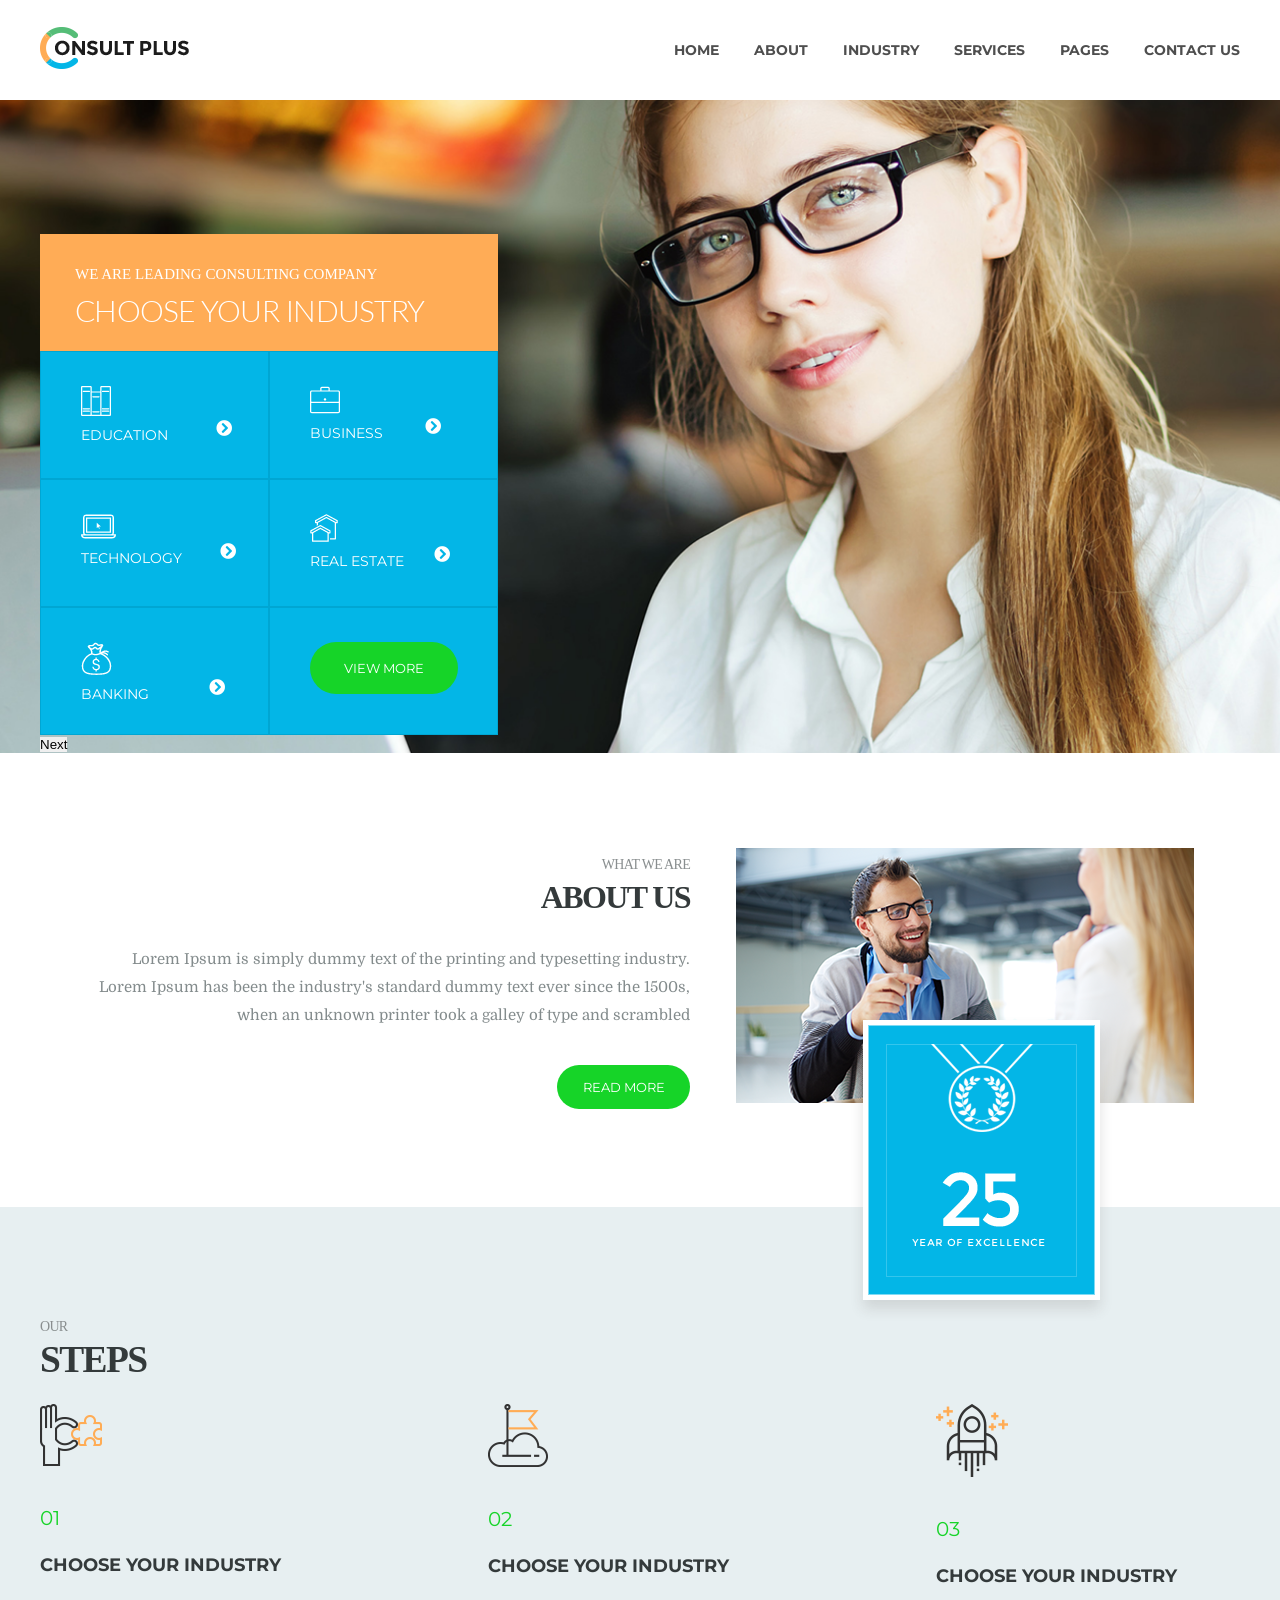
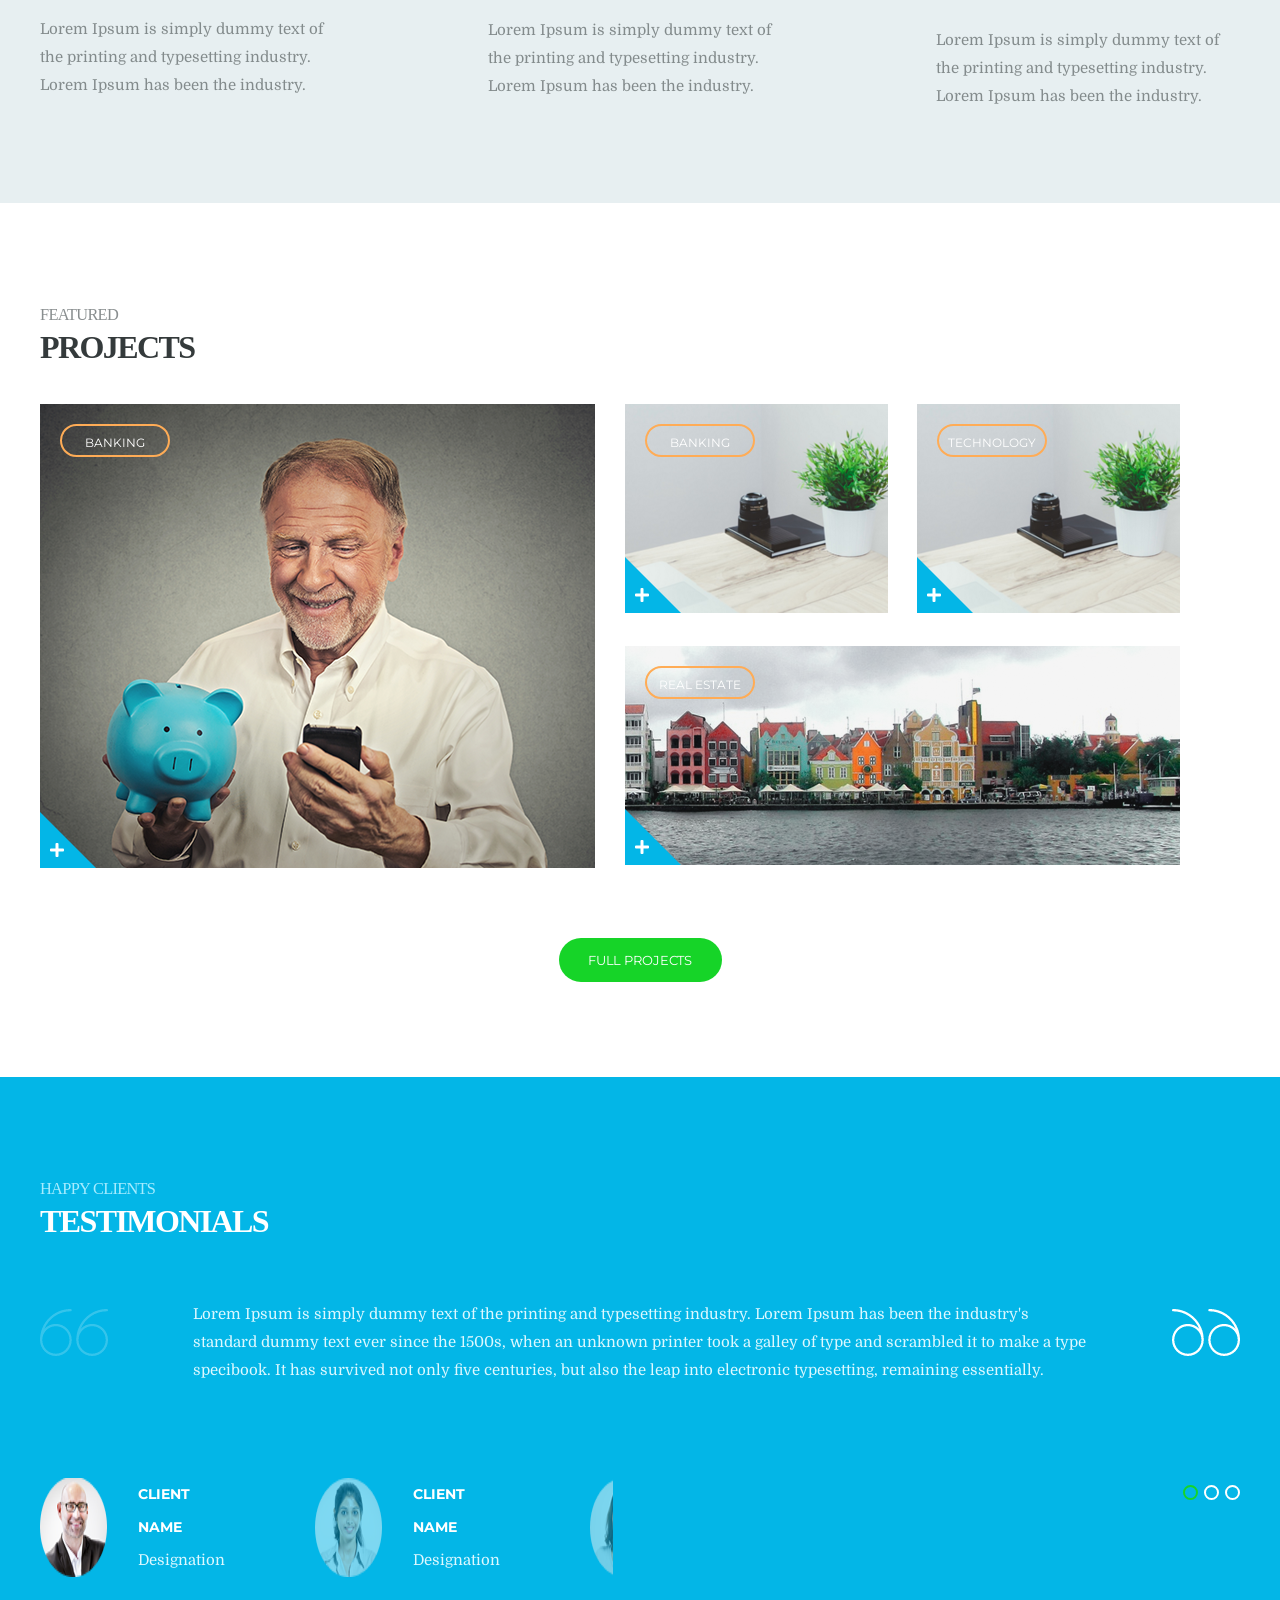
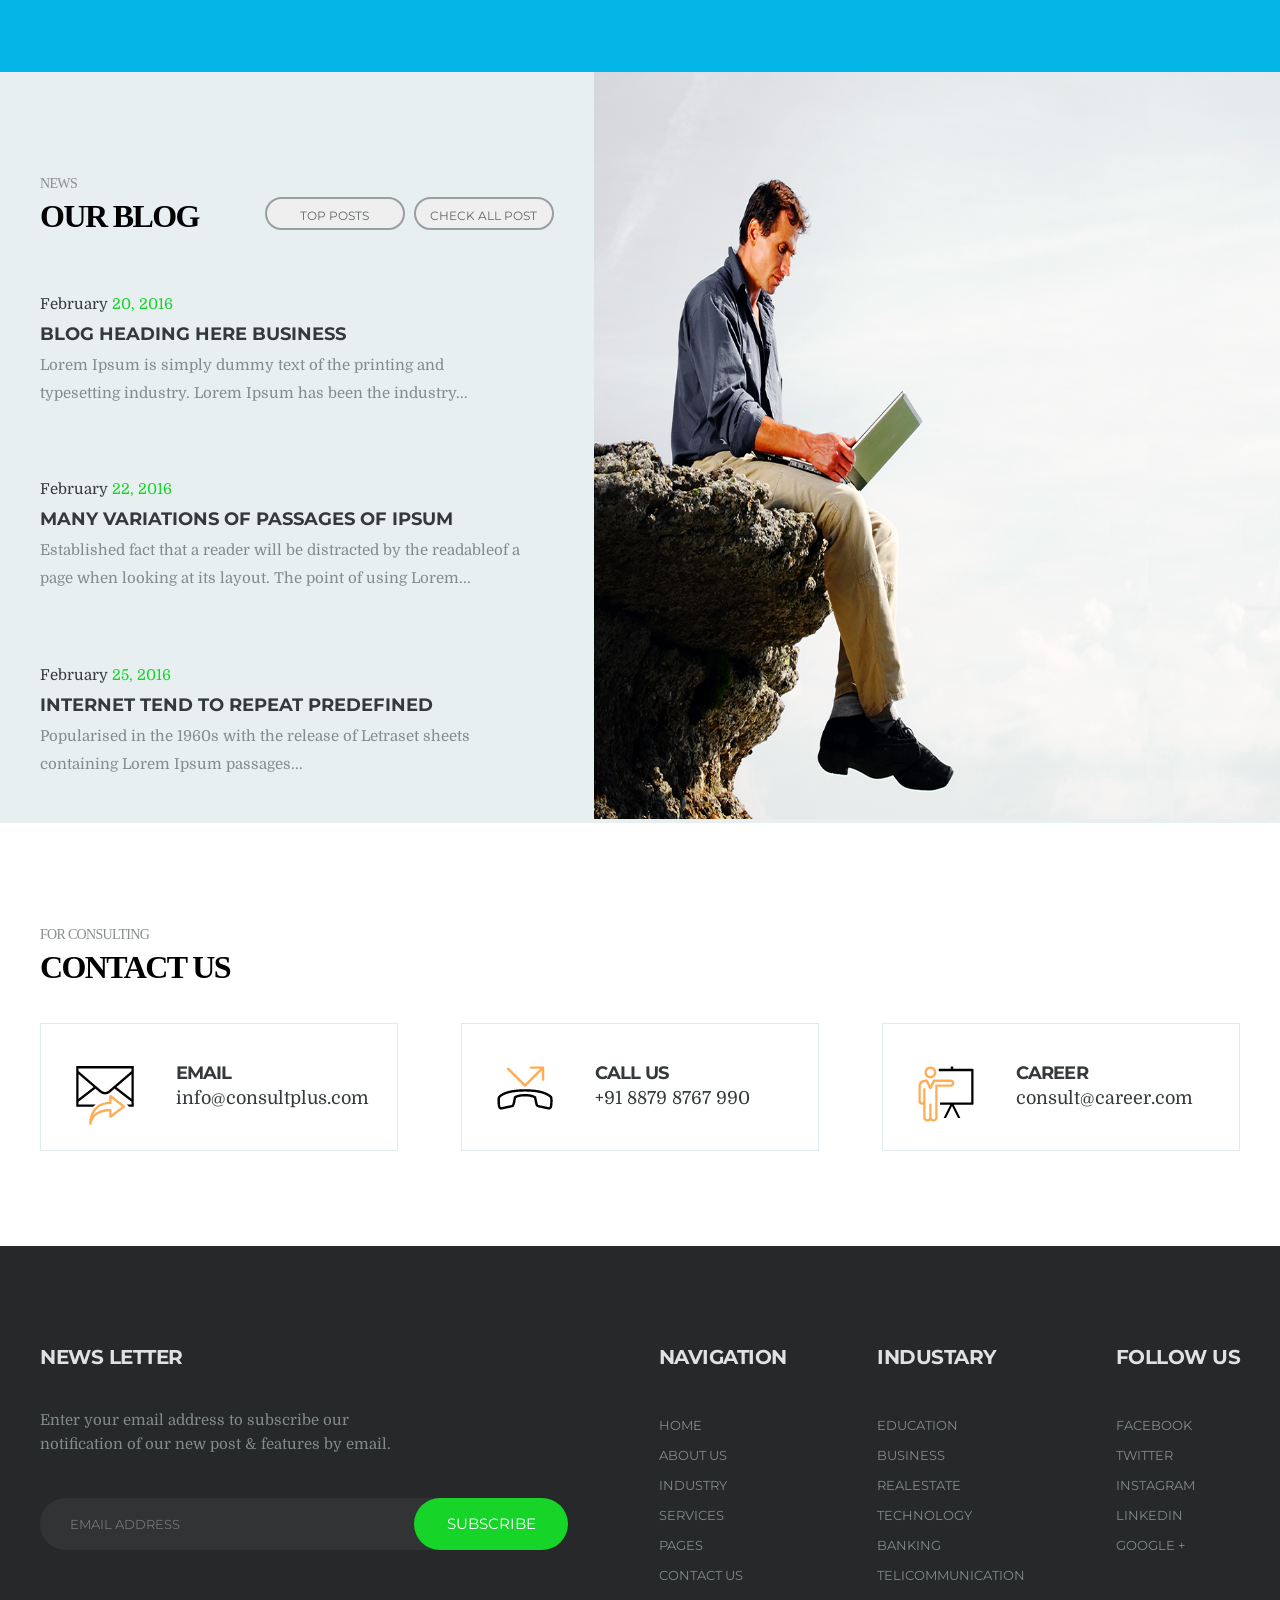
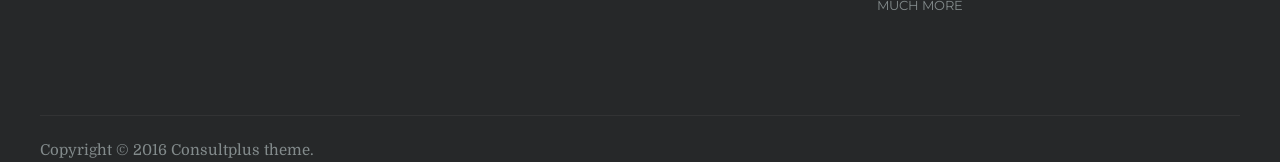
<file: index.html>
<!DOCTYPE html>
<html lang="en">
<head>
	<meta charset="UTF-8">
	<meta name="viewport" content="width=device-width">
	<title>Plus</title>
	<link rel="stylesheet" type="text/css" href="main.css">
	<link href="https://fonts.googleapis.com/css?family=Domine|Lato:300|Montserrat:400,700&display=swap" rel="stylesheet">
	<link href="css/all.css" rel="stylesheet">
	<link rel="stylesheet" href="animate.css">
</head>
<body>
	<div class="header_contact">
		<div class="container">
			<div class="header_email">
				<h3>Email : <span>info@consultplus.com</span></h3>
				<div class="header_border"></div>
			    <h3>Phone : <span>+91 5685 6664 555</span></h3> 
			</div>
		</div>
	</div>
	<div class="header">
		<div class="container">
			<div class="header_body">
				<a href="#">
					<img src="img/logo.png">
				</a>
				<div class="header_burger">
					<span></span>
				</div>
				<nav class="header_menu">
					<ul class="header_list">
						<li>
							<a href="#" data-scroll="#home" class="header_link">home</a>
						</li>
						<li>
							<a href="#" data-scroll="#about" class="header_link">about</a>
						</li>
						<li>
							<a href="#" data-scroll="#industry" class="header_link">industry</a>
						</li>
						<li>
							<a href="#" data-scroll="#services" class="header_link">services</a>
						</li>
						<li>
							<a href="#" data-scroll="#pages" class="header_link">
								pages
							</a>
						</li>
						<li>
							<a href="#" data-scroll="#contactUs" class="header_link">contact us</a>
						</li>
					</ul>
				</nav>
			</div>
		</div>
	</div>
	<div class="banner" id="home">
			<div class="container">
				<div class="banner_slick">
					<div class="banner_content wow slideInLeft">
					<div class="banner_choose">
						<h3>We are leading consulting company<span><br> Choose your industry</span></h3>		
					</div>
					<div class="banner_eb">
						<div class="banner_view">
							<img src="img/icon_education.png">
						    <div class="banner_flex">
								<h3>education</h3>
								<i style="padding-left: 48px;" class="fas fa-chevron-circle-right"></i>
							</div>	
						</div>
						<div class="banner_view">
							<img src="img/icon_business.png">
						    <div class="banner_flex">
								<h3>business</h3>
								<i style="padding-left: 42px;" class="fas fa-chevron-circle-right"></i>
							</div>	
						</div>
					</div>
					<div class="banner_eb">
						<div class="banner_view">
							<img src="img/icon_technology.png">
						    <div class="banner_flex">
								<h3>Technology</h3>
								<i style="padding-left: 38px;" class="fas fa-chevron-circle-right"></i>
							</div>	
						</div>
						<div class="banner_view">
							<img src="img/icon_real_estate.png">
						    <div class="banner_flex">
								<h3>Real estate</h3>
								<i style="padding-left: 30px;" class="fas fa-chevron-circle-right"></i>
							</div>	
						</div>
					</div>
					<div class="banner_eb">
						<div class="banner_view">
							<img src="img/icon_banking.png">
						    <div class="banner_flex">
								<h3>Banking</h3>
								<i style="padding-left: 60px;" class="fas fa-chevron-circle-right"></i>
							</div>	
						</div>
						<div class="banner_view">
							<button class="banner_btn">
							view more
						    </button>
						</div>
					</div>
				</div>
				<div class="banner_content wow slideInLeft">
					<div class="banner_choose">
						<h3>We are leading consulting company<span><br> Choose your industry</span></h3>		
					</div>
					<div class="banner_eb">
						<div class="banner_view">
							<img src="img/icon_education.png">
						    <div class="banner_flex">
								<h3>education</h3>
								<i style="padding-left: 48px;" class="fas fa-chevron-circle-right"></i>
							</div>	
						</div>
						<div class="banner_view">
							<img src="img/icon_business.png">
						    <div class="banner_flex">
								<h3>business</h3>
								<i style="padding-left: 42px;" class="fas fa-chevron-circle-right"></i>
							</div>	
						</div>
					</div>
					<div class="banner_eb">
						<div class="banner_view">
							<img src="img/icon_technology.png">
						    <div class="banner_flex">
								<h3>Technology</h3>
								<i style="padding-left: 38px;" class="fas fa-chevron-circle-right"></i>
							</div>	
						</div>
						<div class="banner_view">
							<img src="img/icon_real_estate.png">
						    <div class="banner_flex">
								<h3>Real estate</h3>
								<i style="padding-left: 30px;" class="fas fa-chevron-circle-right"></i>
							</div>	
						</div>
					</div>
					<div class="banner_eb">
						<div class="banner_view">
							<img src="img/icon_banking.png">
						    <div class="banner_flex">
								<h3>Banking</h3>
								<i style="padding-left: 60px;" class="fas fa-chevron-circle-right"></i>
							</div>	
						</div>
						<div class="banner_view">
							<button class="banner_btn">
							view more
						    </button>
						</div>
					</div>
				</div>
				<div class="banner_content wow slideInLeft">
					<div class="banner_choose">
						<h3>We are leading consulting company<span><br> Choose your industry</span></h3>		
					</div>
					<div class="banner_eb">
						<div class="banner_view">
							<img src="img/icon_education.png">
						    <div class="banner_flex">
								<h3>education</h3>
								<i style="padding-left: 48px;" class="fas fa-chevron-circle-right"></i>
							</div>	
						</div>
						<div class="banner_view">
							<img src="img/icon_business.png">
						    <div class="banner_flex">
								<h3>business</h3>
								<i style="padding-left: 42px;" class="fas fa-chevron-circle-right"></i>
							</div>	
						</div>
					</div>
					<div class="banner_eb">
						<div class="banner_view">
							<img src="img/icon_technology.png">
						    <div class="banner_flex">
								<h3>Technology</h3>
								<i style="padding-left: 38px;" class="fas fa-chevron-circle-right"></i>
							</div>	
						</div>
						<div class="banner_view">
							<img src="img/icon_real_estate.png">
						    <div class="banner_flex">
								<h3>Real estate</h3>
								<i style="padding-left: 30px;" class="fas fa-chevron-circle-right"></i>
							</div>	
						</div>
					</div>
					<div class="banner_eb">
						<div class="banner_view">
							<img src="img/icon_banking.png">
						    <div class="banner_flex">
								<h3>Banking</h3>
								<i style="padding-left: 60px;" class="fas fa-chevron-circle-right"></i>
							</div>	
						</div>
						<div class="banner_view">
							<button class="banner_btn">
							view more
						    </button>
						</div>
					</div>
				</div>
				</div>
		    </div>
	</div>
	<div class="about" id="about">
		<div class="container">
			<div class="about_content">
				<div class="about_text">
					<h3>What we are <br><span>About us</span></h3>
					<p>Lorem Ipsum is simply dummy text of the printing and typesetting industry. Lorem Ipsum has been the industry's standard dummy text ever since the 1500s, when an unknown printer took a galley of type and scrambled</p>
					<button>Read More</button>
				</div>
				<div class="about_img">
					<img src="img/about_img.png">
					<div class="banner_pos">
								<img src="img/Badge_section.png">
					</div>
				</div>
			</div>
		</div>
	</div>
	<div class="steps" id="industry">
		<div class="container">
			<div class="our_steps">
				<h3><span>Our</span><br> Steps</h3>
			</div>
			<div class="steps_content">
				<div class="steps_1">
					<img src="img/steps_hand.png">
				    <h2>01</h2>
				    <h3>Choose your industry</h3>
				    <p>Lorem Ipsum is simply dummy text of the printing and typesetting industry. Lorem Ipsum has been the industry.</p>
				</div>
				<div class="steps_1">
					<img src="img/steps_flag.png">
				    <h2>02</h2>
				    <h3>Choose your industry</h3>
				    <p>Lorem Ipsum is simply dummy text of the printing and typesetting industry. Lorem Ipsum has been the industry.</p>
				</div>
				<div class="steps_1">
					<img src="img/steps_rocket.png">
				    <h2>03</h2>
				    <h3>Choose your industry</h3>
				    <p>Lorem Ipsum is simply dummy text of the printing and typesetting industry. Lorem Ipsum has been the industry.</p>
				</div>
			</div>
		</div>
	</div>
	<div class="projects" id="services">
       <div class="container">
       	  	<!-- <a class="link-test">
            <div class="img-test"></div>
            <h3 class="txt-test">Test</h3>
            <h3 class="txt-test-show">Test 2</h3>
            </a>
           </div> -->
            <div class="featured_pro">
				<h3>Featured<br><span>Projects</span></h3>
			</div>
			<div class="projects_content">
				<div class="projects_banking">
					<div class="banking_block">
						<button class="banking_btn">
							Banking
						</button>
						<div class="banking_shape">
							<i class="fas fa-plus"></i>
						</div>
					</div>
					<div class="banking_hover">
						<div class="banking_text">
							<h3 class="banking_h3">Project Banking</h3>
						    <p class="banking_p">Lorem Ipsum is simply dummy text of the printing and... typesetting industry. Lorem Ipsum has been the industry.</p>
						</div>
						<div class="banking_shape2">
							<i class="fas fa-plus"></i>
						</div>
					</div>
				</div>
                <div class="project_second">
                <div class="project_third">
				<div class="projects_heading">
					<div class="heading_block">
						<button class="heading_btn">
							Banking
						</button>
						<div class="heading_shape">
							<i class="fas fa-plus"></i>
						</div>
					</div>
					<div class="heading_hover">
						<div class="heading_text">
							<h3 class="heading_h3">Project Banking</h3>
						    <p class="heading_p">Lorem Ipsum is simply dummy text of the printing and...</p>
						</div>
						<div class="heading_shape2">
							<i class="fas fa-plus"></i>
						</div>
					</div>
				</div>

				<div class="projects_heading">
					<div class="heading_block">
						<button class="heading_btn">
							Technology
						</button>
						<div class="heading_shape">
							<i class="fas fa-plus"></i>
						</div>
					</div>
					<div class="heading_hover">
						<div class="heading_text">
							<h3 class="heading_h3">Project Technology</h3>
						    <p class="heading_p">Lorem Ipsum is simply dummy text of the printing and...</p>
						</div>
						<div class="heading_shape2">
							<i class="fas fa-plus"></i>
						</div>
					</div>
				</div>
				</div>
                
					<div class="project_real">
					   <div class="real_block">
					   	<button class="real_btn">
					   		Real estate
					   	</button>
					   	<div class="real_shape">
					   		<i class="fas fa-plus"></i>
					   	</div>
					   </div>
					   <div class="real_hover">
					   	<div class="real_text">
					   		<h3 class="real_h3">Project Real estate</h3>
						    <p class="real_p">Lorem Ipsum is simply dummy text of the printing and...</p>
					   	</div>
					   	<div class="real_shape2">
					   		<i class="fas fa-plus"></i>
					   	</div>
					   </div>
				    </div>
				</div>
			</div>
			<div class="projects_btn">
				<button class="mainBtn">
				   Full Projects
			    </button>
			</div>
       	</div>
    </div>
	<div class="clients">
		<div class="container">
			<div class="happy_clients">
				<h3>Happy CLients <br><span>Testimonials</span></h3>
			</div>
			<div class="clients_content active">
				<div class="clients_slider">
                <p>Lorem Ipsum is simply dummy text of the printing and typesetting industry. Lorem Ipsum has been the industry's standard dummy text ever since the 1500s, when an unknown printer took a galley of type and scrambled it to make a type specibook. It has survived not only five centuries, but also the leap into electronic typesetting, remaining essentially.</p>
                </div>

                <div class="clients_slider">
                <p>Lorem Ipsum is simply dummy text of the printing and typesetting industry. Lorem Ipsum has been the industry's standard dummy text ever since the 1500s, when an unknown printer took a galley of type and scrambled it to make a type specibook. It has survived not only five centuries, but also the leap into electronic typesetting, remaining essentially.</p>
                </div>

                <div class="clients_slider">
                <p>Lorem Ipsum is simply dummy text of the printing and typesetting industry. Lorem Ipsum has been the industry's standard dummy text ever since the 1500s, when an unknown printer took a galley of type and scrambled it to make a type specibook. It has survived not only five centuries, but also the leap into electronic typesetting, remaining essentially.</p>
                </div>
			</div>

			<div class="clients_content2">
				<div class="client1">
					<img src="img/clients_mujik_ojko.png">
					<h3>Client Name<br><span>Designation</span></h3>
				</div>
				<div class="client1">
					<img src="img/clients_devojka_inidia.png">
					<h3>Client Name<br><span>Designation</span></h3>
				</div>
				<div class="client1">
					<img src="img/clients_devojka_asia.png">
					<h3>Client Name<br><span>Designation</span></h3>
				</div>
			</div>
		</div>
	</div>
	<div class="blog"  id="pages">
		<div class="flex_blog">
		<div class="container">
			<div class="all_blog">
			<div class="our_blog">
				<h3>News<br><span>Our Blog</span></h3>
		        <div class="btn_blog">
		    	    <button class="btn_blog1">
					    Top posts
				    </button>
				    <button class="btn_blog2">
					    Check all post
				    </button> 
			    </div>
			</div>
			<div class="blog_feb">
				<h4>February <span>20, 2016</span></h4>
				<h3>Blog Heading here Business</h3>
				<p>Lorem Ipsum is simply dummy text of the printing and typesetting industry. Lorem Ipsum has been the industry...</p>
			</div>
			<div class="blog_feb2">
				<h4>February <span>22, 2016</span></h4>
				<h3>many variations of passages of Ipsum</h3>
				<p>Established fact that a reader will be distracted by the readableof a page when looking at its layout. The point of using Lorem...</p>
			</div>
			<div class="blog_feb3">
				<h4>February <span>25, 2016</span></h4>
				<h3>Internet tend to repeat predefined</h3>
				<p>Popularised in the 1960s with the release of Letraset sheets containing Lorem Ipsum passages...</p>
			</div>
		    </div>
		</div>
		<div class="blog_img">
			<img src="img/blog_img.png">
		</div>
		</div>
	</div>
	<div class="contact" id="contactUs">
		<div class="container">
			<div class="contact_us">
				<h3>for Consulting<br><span>Contact us</span></h3>
			</div>
			<div class="contact_flex">
				<div class="contact_border">			
					<div class="contact_img">
						<img src="img/icon_email.png">
					</div>
					<div class="contact_text">
					   <h3>Email</h3>
				       <p>info@consultplus.com</p>
				   </div>
				</div>

				<div class="contact_border">			
					<div class="contact_img">
						<img src="img/icon_call.png">
					</div>
					<div class="contact_text">
					   <h3>Call Us</h3>
				       <p>+91 8879 8767 990</p>
				   </div>
				</div>

				<div class="contact_border">			
					<div class="contact_img">
						<img src="img/icon_career.png">
					</div>
					<div class="contact_text">
					   <h3>Career</h3>
				       <p>consult@career.com</p>
				   </div>
				</div>	
			</div>
		</div>
	</div>
	<div class="footer">
		<div class="container">
			<div class="footer_content">
				<div class="footer_news">
					<h3 class="footer_h3">News letter</h3>
					<p>Enter your email address to subscribe our notification of our new post & features by email.</p>
					<div class="footer_btn">
						<input type="emal" placeholder="          Email Address">
					    <button>Subscribe</button>
					</div>
				</div>
				<div class="footer_navigation">
					<h3 class="footer_h3">
						navigation
					</h3>
					<div class="footer_nav">
						<h4>Home</h4>
					    <h4>about us</h4> 
					    <h4>industry</h4> 
					    <h4>services</h4> 
					    <h4>pages</h4> 
					    <h4>Contact us</h4> 
					</div>
				</div>
				<div class="footer_navigation">
					<h3 class="footer_h3">
						Industary
					</h3>
					<div class="footer_nav">
						<h4>Education</h4>
					    <h4>business</h4> 
					    <h4>realestate</h4> 
					    <h4>technology</h4> 
					    <h4>banking</h4> 
					    <h4>telicommunication</h4> 
					    <h4>much more</h4> 
					</div>
				</div>
				<div class="footer_navigation">
					<h3 class="footer_h3">
						Follow us
					</h3>
					<div class="footer_nav">
						<h4>Facebook</h4>
					    <h4>twitter</h4> 
					    <h4>instagram</h4> 
					    <h4>linkedin</h4> 
					    <h4>google +</h4> 
					</div>
				</div>
			</div>
			<div class="corpyright">
				<p class="cor_p">Copyright © 2016 Consultplus theme.</p>
			</div>
		</div>
	</div>
	<script src="wow.min.js"></script>
	<script src="jquerry.min.js"></script>
	<script src="slick.min.js"></script>
	<script src="on.js"></script>
              <script>
              new WOW().init();
              </script>
</body>
</html>
</file>
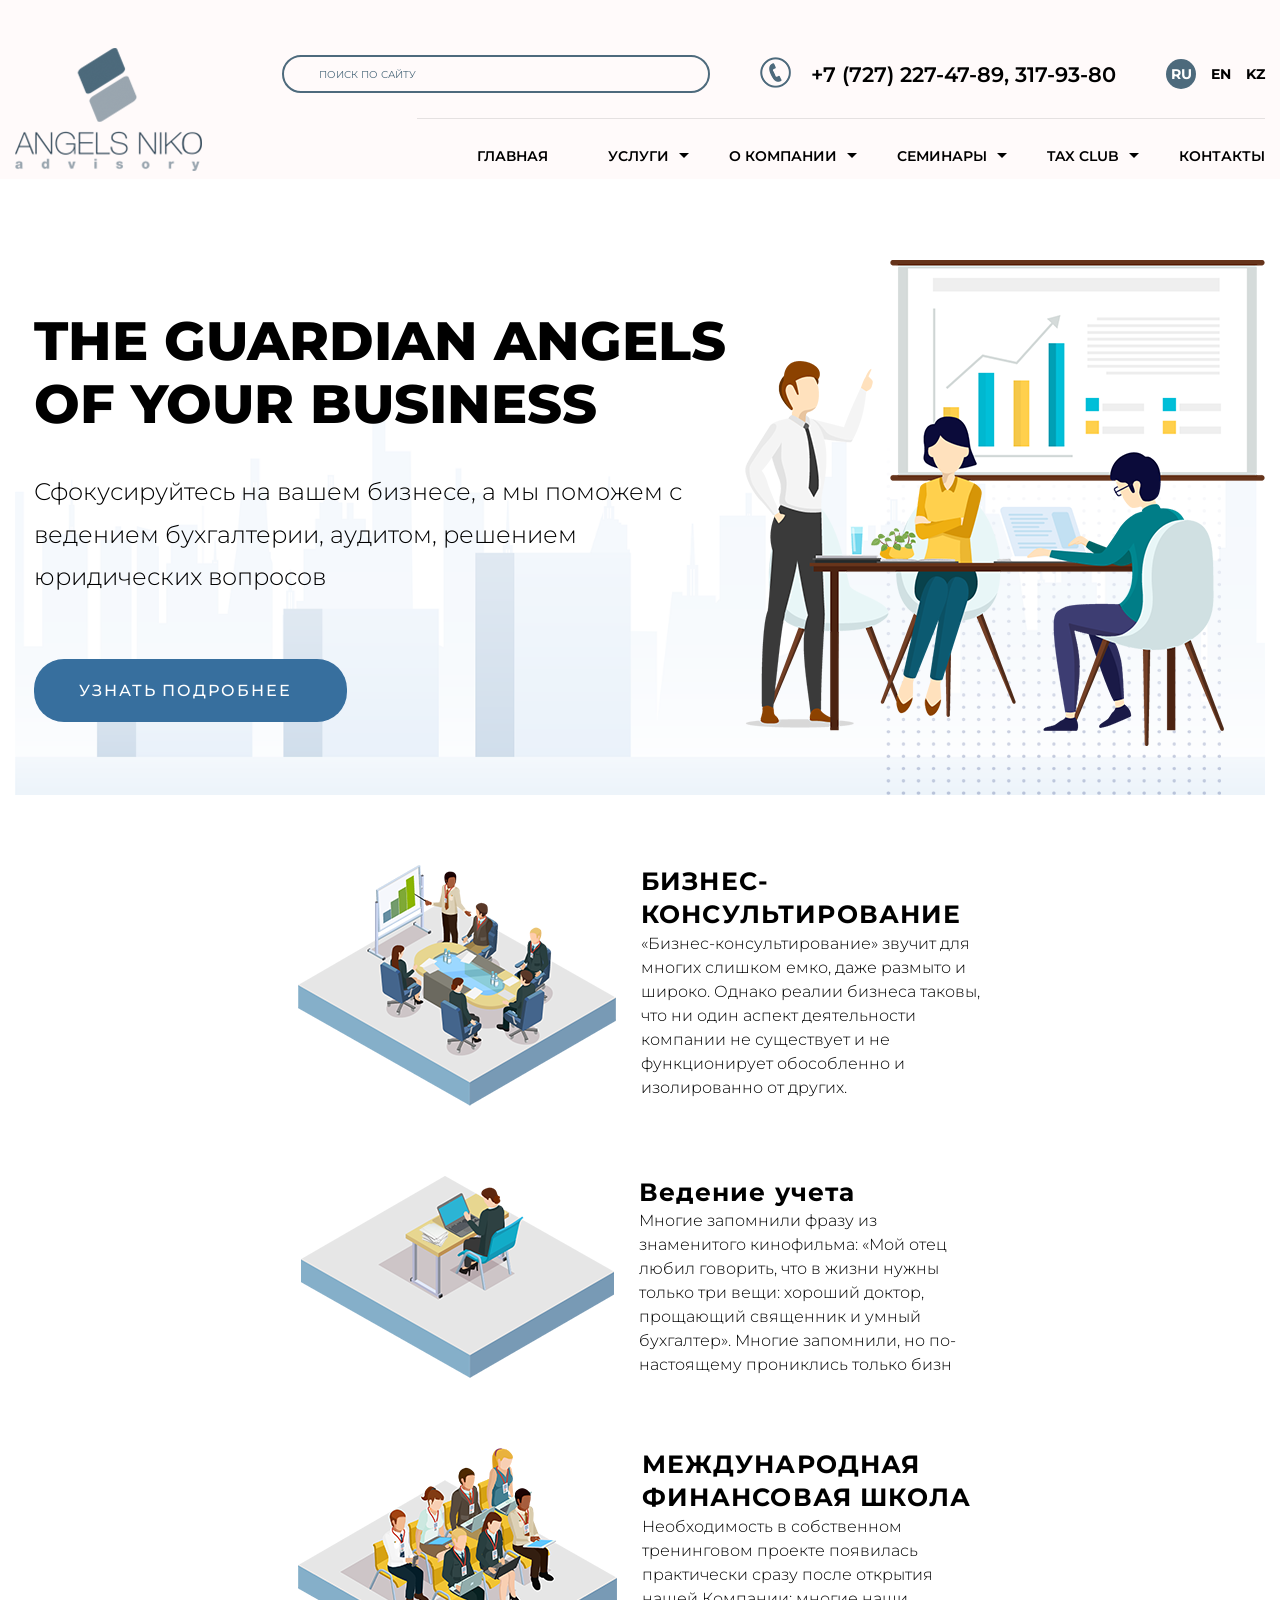
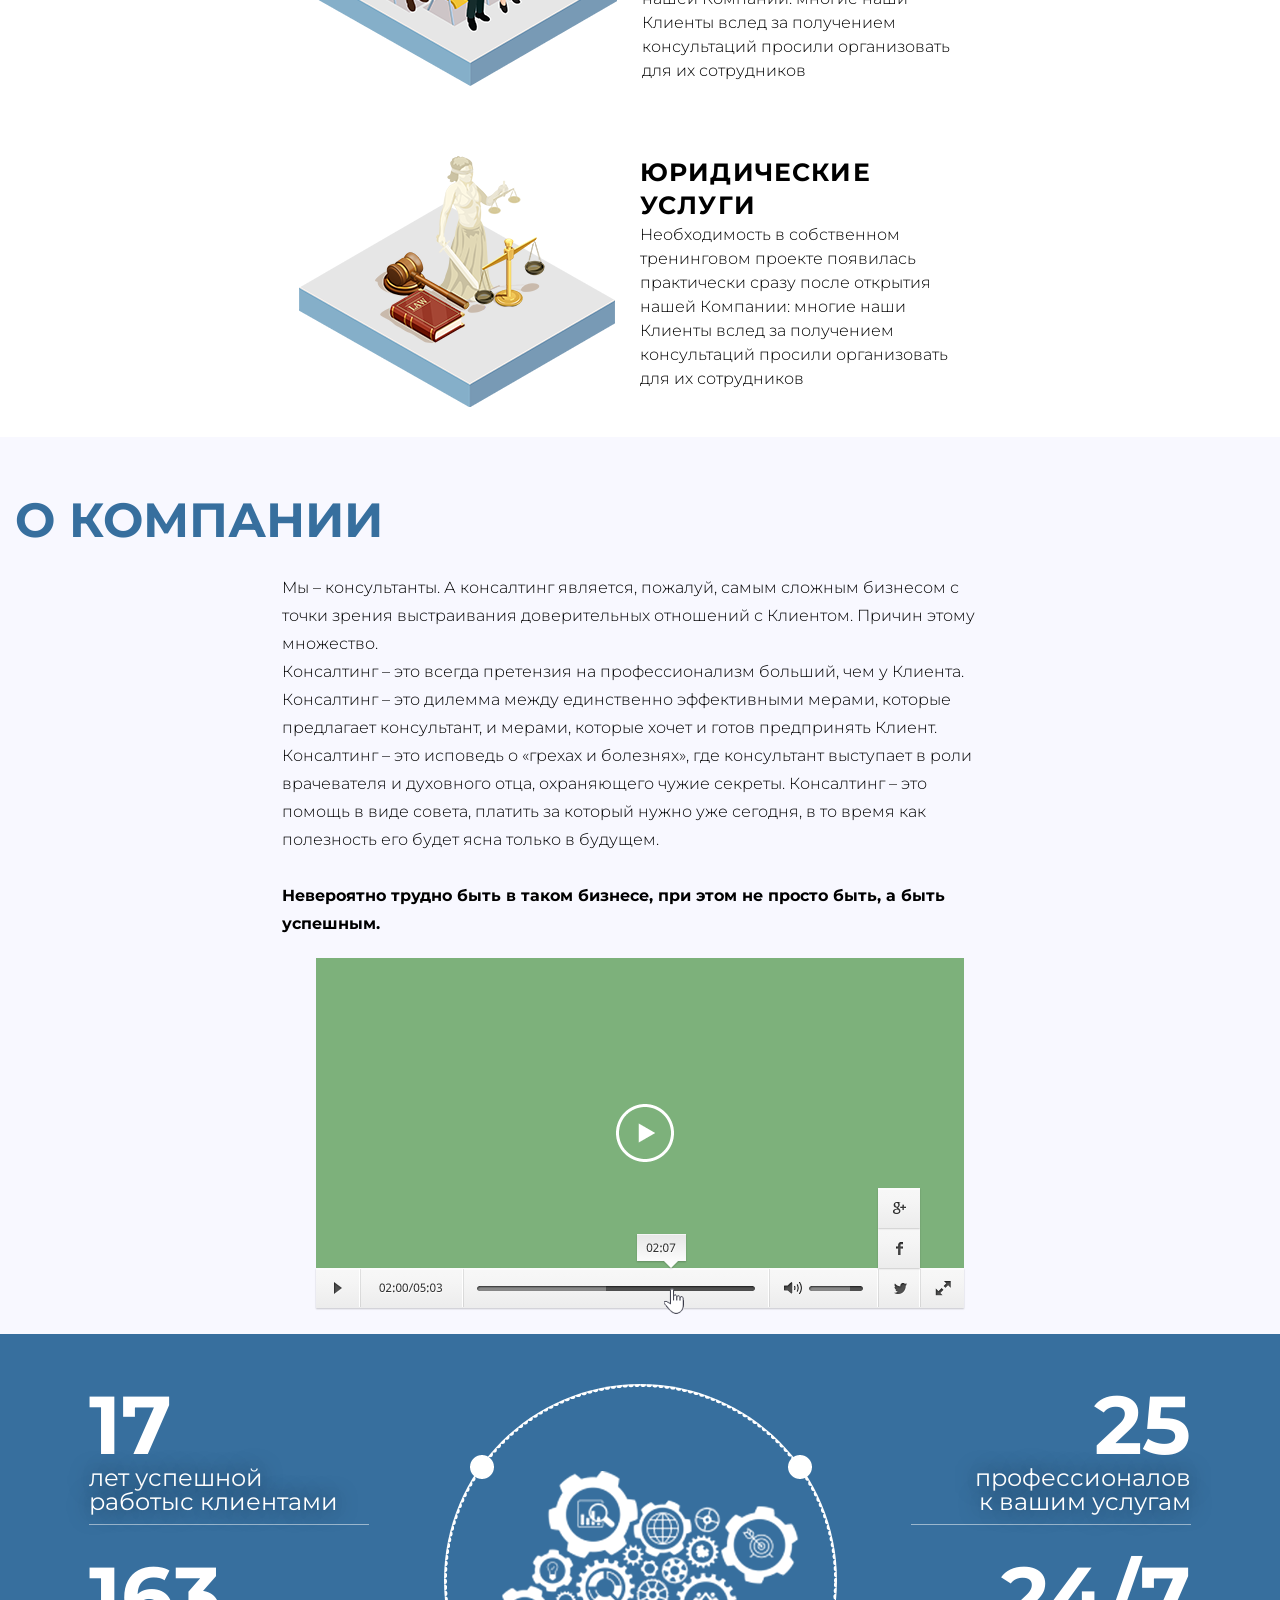
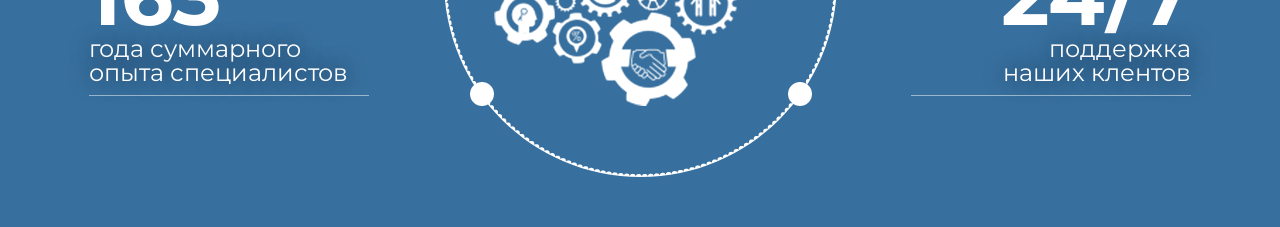
<file: Тестовое задание/index.html>
<!DOCTYPE html>
<html lang="ru">
<head>
	<meta charset="utf-8">
	<meta name="viewport" content="width=device-width, initial-scale=1">
	<meta name="format-detection" content="telephone=no">
	<link rel="stylesheet" type="text/css" href="css/style.css">
	<link rel="stylesheet" type="text/css" href="css/nole.css">
	<link rel="stylesheet" type="text/css" href="css/media.css">
	<link href="https://fonts.googleapis.com/css2?family=Montserrat:wght@300;400;600;700&display=swap" rel="stylesheet">
</head>
<body>
	<header>
		<div class="header__top">
			<div class="container">
				<div class="header__row">
					<div class="header__search">
						Поиск по сайту
					</div>
					<div class="header__phone">
						<div class="phone__img">
							<img src="img/phone.png">
						</div>
						<div class="header__number">
							+7 (727) 227-47-89, 317-93-80
						</div>
					</div>
					<div class="header__lang">
						<div class="lang__active">ru</div>
						<div class="lang__ru">en</div>
						<div class="lang__ru">kz</div>
					</div>
				</div>
			</div>
		</div>
		<div class="container">
			<div class="header__navigation">
				<div class="header__logo">
					<img src="img/logo.png">
				</div>
				<div class="burger_menu">
					<span class="burger_stick"></span>
				</div>
				<nav class="menu">
					<ul class="menu__list">
						<li>
							<a href="#" class="menu__link" style="padding: 0px;">
								Главная
							</a>
						</li>
						<li>
							<a href="#" class="menu__link">
								Услуги
							</a>
						</li>
						<li>
							<a href="#" class="menu__link">
								О компании 
							</a>
							<span class="arrow"></span>
						</li>
						<li>
							<a href="#" class="menu__link">
								Семинары 
							</a>
							<span class="arrow"></span>
						</li>
						<li>
							<a href="#" class="menu__link">
								Tax club
							</a>
							<span class="arrow"></span>
						</li>
						<li>
							<a href="#" class="menu__link">
								Контакты
							</a>
							<span class="arrow"></span>
						</li>
					</ul>
				</nav>
			</div>
		</div>
		<nav class="menu2">
			<ul class="menu__list">
				<li>
					<a href="#" class="menu__link" style="padding: 0px;">
						Главная
					</a>
				</li>
				<li>
					<a href="#" class="menu__link">
						Услуги
					</a>
				</li>
				<li>
					<a href="#" class="menu__link">
						О компании 
					</a>
					<span class="arrow"></span>
				</li>
				<li>
					<a href="#" class="menu__link">
						Семинары 
					</a>
					<span class="arrow"></span>
				</li>
				<li>
					<a href="#" class="menu__link">
						Tax club
					</a>
					<span class="arrow"></span>
				</li>
				<li>
					<a href="#" class="menu__link">
						Контакты
					</a>
					<span class="arrow"></span>
				</li>
			</ul>
			<div class="header__row2">
				<div class="header__search">
					Поиск по сайту
				</div>
				<div class="header__phone">
					<div class="phone__img">
						<img src="img/phone.png">
					</div>
					<div class="header__number">
						+7 (727) 227-47-89, 317-93-80
					</div>
				</div>
				<div class="header__lang">
					<div class="lang__active">ru</div>
					<div class="lang__ru">en</div>
					<div class="lang__ru">kz</div>
				</div>
			</div>
		</nav>
	</header>
	<section class="main">
		<div class="container main__container">
			<div class="main__row">
				<div class="main__content">
					<div class="main__h">
						The Guardian Angels
						<br>
						of your business
					</div>
					<div class="main__p">
						Сфокусируйтесь на вашем бизнесе, а мы поможем с 
						ведением бухгалтерии, аудитом, 
						решением юридических вопросов
					</div>
					<div class="main__btn">
						узнать подробнее
					</div>
				</div>
				<div class="main__img">
					
				</div>
			</div>
		</div>
	</section>
	<section class="business">
		<div class="container">
			<div class="business__row">
				<div class="business__content">
					<div class="business__1">
						<div class="business__img">
							<img src="img/business__1.png">
						</div>
						<div class="business__text">
							<div class="business__h">
								БИЗНЕС-<br>КОНСУЛЬТИРОВАНИЕ
							</div>
							<div class="business__p">
								«Бизнес-консультирование» звучит для многих слишком емко, даже размыто и широко. Однако реалии бизнеса таковы, что ни один аспект деятельности компании не существует и не функционирует обособленно и изолированно от других. 
							</div>
						</div>
					</div>
					<div class="business__1">
						<div class="business__img">
							<img src="img/business__2.png">
						</div>
						<div class="business__text">
							<div class="business__h">
								Ведение учета
							</div>
							<div class="business__p">
								Многие запомнили фразу из знаменитого кинофильма: «Мой отец любил говорить, что в жизни нужны только три вещи: хороший доктор, прощающий священник и умный бухгалтер». Многие запомнили, но по-настоящему прониклись только бизн
							</div>
						</div>
					</div>
				</div>
				<div class="business__content">
					<div class="business__1">
						<div class="business__img">
							<img src="img/business__3.png">
						</div>
						<div class="business__text">
							<div class="business__h">
								МЕЖДУНАРОДНАЯ <br>ФИНАНСОВАЯ ШКОЛА
							</div>
							<div class="business__p">
								Необходимость в собственном тренинговом проекте появилась практически сразу после открытия нашей Компании: многие наши Клиенты вслед за получением консультаций просили организовать для их сотрудников 
							</div>
						</div>
					</div>
					<div class="business__1">
						<div class="business__img">
							<img src="img/business__4.png">
						</div>
						<div class="business__text">
							<div class="business__h">
								ЮРИДИЧЕСКИЕ <br>УСЛУГИ
							</div>
							<div class="business__p">
								Необходимость в собственном тренинговом проекте появилась практически сразу после открытия нашей Компании: многие наши Клиенты вслед за получением консультаций просили организовать для их сотрудников 
							</div>
						</div>
					</div>
				</div>
			</div>
		</div>
	</section>
	<section class="company">
		<div class="container">
			<div class="company__h">
				О компании
			</div>
			<div class="company__row">
				<div class="company__content">
					<div class="company__p">
						Мы – консультанты. А консалтинг является, пожалуй, самым сложным бизнесом с точки зрения выстраивания доверительных отношений с Клиентом. Причин этому множество.
						<br>
						Консалтинг – это всегда претензия на профессионализм больший, чем у Клиента. Консалтинг – это дилемма между единственно эффективными мерами, которые предлагает консультант, и мерами, которые хочет и готов предпринять Клиент. Консалтинг – это исповедь о «грехах и болезнях», где консультант выступает в роли врачевателя и духовного отца, охраняющего чужие секреты. Консалтинг – это помощь в виде совета, платить за который нужно уже сегодня, в то время как полезность его будет ясна только в будущем.
						<br><br>
						<span>Невероятно трудно быть в таком бизнесе, при этом не просто быть, а быть успешным.</span>
					</div>
				</div>
				<div class="company__img">
					<img src="img/saf.png">
				</div>
			</div>
		</div>
	</section>
	<section class="globus">
		<div class="container">
			<div class="globus__row">
				<div class="globus__content">
					<div class="globus__number">
						<div class="globus__h">17</div>
						<div class="globus__p">
							лет успешной 
							<br>
							работыс клиентами
						</div>
					</div>
					<div class="globus__number">
						<div class="globus__h" style="margin: 30px 0px 0px 0px">163</div>
						<div class="globus__p">
							года суммарного
							<br>
							опыта специалистов
						</div>
					</div>
				</div>
				<div class="globus__center">
					<img src="img/globus.png">
				</div>
				<div class="globus__content">
					<div class="globus__number2">
						<div class="globus__h">25</div>
						<div class="globus__p">
							профессионалов
							<br>
							к вашим услугам
						</div>
					</div>
					<div class="globus__number2">
						<div class="globus__h" style="margin: 30px 0px 0px 0px">24/7</div>
						<div class="globus__p">
							поддержка
							<br>
							наших клентов
						</div>
					</div>
				</div>
			</div>
			<div class="globus__center2">
				<img src="img/globus.png">
			</div>
		</div>
	</section>
	<script src="js/jquerry.min.js"></script>
	<script src="js/main.js"></script>
</body>
</html>
</file>
<file: main.css>
*,*:before,*:after {
	padding: 0;
	margin: 0;
	border: 0;
	box-sizing: border-box;
}


/*header contact*/


.header_contact {
	/*padding: 100px 0px 0px 0px;*/
	background-color: #262829;
}
.container {
	padding: 0 15px;
	max-width: 1230px;
	margin: 0 auto;
}
.header_email {
	display: flex;
	justify-content: space-between;
}
.header_border {
	width: 1px;
    height: 40px;
    background-color: #505253;
}
.header_email {
    color: #727779;
    font-family: Montserrat;
    font-size: 12px;
    font-weight: 400;
    line-height: 36px;
    text-transform: uppercase;
}
.header_email h3:nth-child(1){
	padding-left: 667px;
}
.header_email h3 {
	color: #ffffff;
    letter-spacing: 0.6px;
}
.header_email span {
	color: #a2a5a6;
    letter-spacing: 0.6px;
}

.header {
	position: fixed;
	top: 0;
	left: 0;
	width: 100%;
	z-index: 50;
	background-color: #fff;
}
.header:before {
	content: '';
	position: absolute;
	top: 0;
	left: 0;
	width: 100%;
	height: 100%;
	background-color: #fff;
}
.header_logo img {
    max-width: 100%;
}
.header_logo {
	z-index: 3;
	position: relative;
}
.header_body {
	position: relative;
	display: flex;
	justify-content: space-between;
	height: 100px;
	align-items: center;
}
.header_menu a {
	transition: 0.4s;
}
.header_menu a:hover {
    color: #ffac55;
}
.header_list {
	display: flex;
}
.header_list li{
	list-style: none;
	margin: 0px 0px 0px 35px;
}
.header_link {
	text-decoration: none;
	color: #4e4e4e;
    font-family: Montserrat;
    font-size: 14px;
    font-weight: 700;
    line-height: 30px;
    text-transform: uppercase;
}
.header_burger {
    display: none;

}
.header_menu {

}

@media (max-width: 770px) {
	.body.lock {
		overflow: hidden;
	}
	.header_burger{
		display: block;
		position: relative;
		width: 30px;
		height: 20px;
		z-index: 3;
	    position: relative;
	}
	.header_burger:before,
	.header_burger:after{
		content: '';
		background-color: #000;
		position: absolute;
		width: 100%;
		height: 2px;
		left: 0;
	}
	.header_burger span {
		position: absolute;
		background-color: #000;
		left: 0;
		width: 100%;
		height: 2px;
		top: 9px;
	}
	.header_burger:before {
		top: 0;
	}
	.header_burger:after {
		bottom: 0;
	}
	.header_burger.active:before {
		transform:rotate(45deg);
		top:9px;
	}
	.header_burger.active:after {
		transform:rotate(-45deg);
		bottom: 9px;
	}
	.header_burger.active span {
		transition: 0.4s;
		transform:scale(0);
	}
	.header_menu {
		text-align: center;
		transition: 0.4s;
		position: fixed;
		top: -100%;
		left: 0;
		width: 100%;
		height: 100%;
		background-color: #03b6e7;
	}
	.header_menu.active {
		top:0;
	}
	.header_list {
        display: block;
        margin-top: 150px;
    }
    .header_list li{
    	margin: 40px 0px 0px 29px;;
    }
    .header_logo {
    	position: relative;
    	z-index: 3;
    }
    .header_link {
    	border-bottom: 2px solid #ffac55;
    }
}

/*banner*/

.banner {
    background-size: cover;
	background-position: top center;
	background-image: url(img/banner_bg.png) , url(img/banner_bg.png);
}
.banner_content {
	padding-top: 176px;
}
.banner_choose {
	width: 458px;
    height: 117px;
    background-color: #ffac56;
    
    
	color: #ffffff;
    font-family: Montserrat;
    font-size: 14px;
    font-weight: 400;
    line-height: 36px;
    text-transform: uppercase;   
}
.banner_choose h3{
	padding-top: 15px;
    font-family: "Montserrat - Regular";
    font-weight: 400;
    margin-left: 35px;
    font-size: 15px;
}
.banner_choose span{
    font-family: Lato;
    font-size: 30px;
    font-weight: 300;
    letter-spacing: -0.75px;
    padding-bottom: 35px;
}
.banner_content {
    
}
.banner_eb {
	display: flex;
}
/*.banner_education {
    width: 229px;
    height: 128px;
    background-color: #03b6e7;
}
.banner_business {
	width: 229px;
    height: 128px;
    background-color: #03b6e7;
}*/
.banner_flex {
	display: flex;
}
.banner_view {
	width: 229px;
    height: 128px;
    background-color: #03b6e7;
	padding: 34px 28px 64px 40px ;
	border-bottom: 1px solid #00a6d3;
	border-right: 1px solid #00a6d3;
	border-top: 1px solid #00a6d3; 
	border-left: 1px solid #00a6d3;
}
.banner_view i {
    width: 26px;
    height: 26px;
    color: #fff;
}
.banner_view h3 {
	color: #ffffff;
    font-family: Montserrat;
    font-size: 14px;
    font-weight: 400;
    line-height: 30px;
    text-transform: uppercase;
}
.banner_btn {
    background-color: #16d428;
    border-radius: 30px;
    border: none; 
    width: 148px;
    height: 52px;

    color: #ffffff;
    font-family: Montserrat;
    font-size: 13px;
    font-weight: 400;
    line-height: 30px;
    text-transform: uppercase;
    transition: 0.7s;
    cursor: pointer;
}
.banner_btn:hover {
    background-color: #008000;
}
.banner_view:hover {
    background-color: #00a6d3;
}
.about_img {
	position: relative;
}
.banner_pos {
    position: absolute;
    left: 114px;
    top: 168px;
}

/*about*/

.about {
    background-color: #fff;
}
.about_content {
	padding-bottom: 98px;
	padding-top: 95px;
	display: flex;
	justify-content: space-evenly;
}
.about_text {
   text-align: right;
} 
.about_text h3 {
    color: #898e8f;
    font-size: 14px;
    font-weight: 400;
    line-height: 33px;
    text-transform: uppercase;
    font-family: "Montserrat - Regular";
    font-weight: 400;
    letter-spacing: -0.7px;
}
.about_text span {
	color: #343a3b;
    font-family: "Montserrat - Bold";
    font-size: 32px;
    font-weight: 700;
    letter-spacing: -1.6px;
}
.about_text p {
	padding-top: 25px;
	width: 604px;
	color: #838b8c;
    font-family: Domine;
    font-size: 15px;
    font-weight: 400;
    line-height: 28px;
}
.about_img img {
}
.about_text button {
	margin-top: 36px;
	width: 133px;
    height: 44px;
    background-color: #16d428;
    border-radius: 30px;
    border: none;

    color: #ffffff;
    font-family: Montserrat;
    font-size: 13px;
    font-weight: 400;
    line-height: 30px;
    text-transform: uppercase;
    transition: 0.7s;
    cursor: pointer;
}
.about_text button:hover{
    background-color: #008000;
}


/*steps*/

.steps {
	background-color: #e7eff1;
}
.our_steps {
	padding-top: 95px;
	color: #343a3b;
    font-family: Montserrat;
    font-size: 32px;
    font-weight: 700;
    line-height: 33px;
    text-transform: uppercase;
}
.our_steps span {
	color: #898e8f;
    font-family: "Montserrat - Regular";
    font-size: 14px;
    font-weight: 400;
    letter-spacing: -0.7px;
}
.our_steps h3{
	font-family: "Montserrat - Bold";
    font-weight: 700;
    letter-spacing: -1.6px;
}
.steps_content {
	display: flex;
	justify-content: space-between;
	padding-bottom: 93px;
}
.steps_1 img {
	padding-top: 28px;
}
.steps_1 {
	width: 304px;
}
.steps_1 h2{
	padding-top: 33px;
    color: #16d428;
    font-family: Montserrat;
    font-size: 20px;
    font-weight: 400;
    line-height: 30px;
    text-transform: uppercase;
}
.steps_1 h3{
	padding-top: 16px;
	color: #343a3b;
    font-family: Montserrat;
    font-size: 18px;
    font-weight: 700;
    line-height: 33px;
    text-transform: uppercase;
}
.steps_1 p{
	padding-top: 33px;
	color: #838b8c;
    font-family: Domine;
    font-size: 15px;
    font-weight: 400;
    line-height: 28px;
    width: 304px;
}


/*projects*/


.projects{

}
.featured_pro {
	padding-top: 95px;
	color: #898e8f;
    font-family: Montserrat;
    font-size: 14px;
    font-weight: 400;
    line-height: 33px;
    text-transform: uppercase;
}
.featured_pro h3{
	font-family: "Montserrat - Regular";
    font-weight: 400;
    letter-spacing: -0.7px;
}
.featured_pro span{
    color: #343a3b;
    font-family: "Montserrat - Bold";
    font-size: 32px;
    font-weight: 700;
    letter-spacing: -1.6px;
}

.projects_content {
	margin-top: 35px;
	display: flex;
	margin-bottom: 35px;
}
.projects_banking {
    width: 555px;
    height: 464px;
    cursor: pointer;
}
.banking_block {
	background: url(img/project_oldman.png);
}
.banking_btn {
	width: 110px;
    height: 33px;
    border: 2px solid #ffac56;
    background: none;
    border-radius: 30px;
    margin: 20px 0px 0px 20px;

    color: #ffffff;
    font-family: Montserrat;
    font-size: 12px;
    font-weight: 400;
    line-height: 33px;
    text-transform: uppercase;
}
.banking_shape {
	margin-top: 355px;
	background-image: url(img/blue_shape.png);
	background-repeat: no-repeat;
	width: 56px;
    height: 56px;
}
.banking_shape i {
	color: #fff;
	padding: 30px 0px 10px 10px;
}
.projects_banking:hover .banking_block{
	display: none;
}
.banking_hover {
    display: none;	
	background-color: #ffac56;
}
.banking_text {
	text-align: center;
	padding: 170px 0px 0px 0px;
}
.banking_h3 {
	color: #ffffff;
    font-family: Montserrat;
    font-size: 18px;
    font-weight: 700;
    line-height: 33px;
    text-transform: uppercase;
    letter-spacing: -0.45px;
}
.banking_p {
	color: #fffdfa;
    font-family: Domine;
    font-size: 15px;
    font-weight: 400;
    line-height: 22px;
}
.banking_shape2{
	background-image: url(img/yellow_shape_active.png);
	background-repeat: no-repeat;
	width: 56px;
    height: 56px;
    margin-top: 163px;
}
.banking_shape2 i {
	color: #fff;
	padding: 30px 0px 10px 10px;
}
.projects_banking:hover .banking_hover {
	display: block;
}


.projects_heading {
	width: 263px;
    height: 212px;
    cursor: pointer;
}
.heading_block {
	background-image: url(img/project_tech.png);
}
.heading_btn {
	width: 110px;
    height: 33px;
    border: 2px solid #ffac56;
    background: none;
    border-radius: 30px;
    margin: 20px 0px 0px 20px;

    color: #ffffff;
    font-family: Montserrat;
    font-size: 12px;
    font-weight: 400;
    line-height: 33px;
    text-transform: uppercase;
}
.heading_shape {
	background: url(img/blue_shape.png);
	width: 56px;
    height: 56px;
    margin-top: 100px;
}
.heading_shape i {
	color: #fff;
	padding: 30px 0px 10px 10px;
}
.heading_hover {
	background-color: #ffac56;
	display: none;
}
.heading_text {
	text-align: center;
	padding: 75px 0px 0px 0px;
}
.heading_h3 {
	color: #fff;
    font-family: Montserrat;
    font-size: 18px;
    font-weight: 700;
    line-height: 33px;
    text-transform: uppercase;
    letter-spacing: -0.45px;
}
.heading_p {
	color: #fffdfa;;
    font-family: Domine;
    font-size: 15px;
    font-weight: 400;
    line-height: 22px;
}
.heading_shape2{
	background-image: url(img/yellow_shape_active.png);
	background-repeat: no-repeat;
	width: 56px;
    height: 56px;
    margin-top: 2px;
}
.heading_shape2 i {
	color: #fff;
	padding: 30px 0px 10px 10px;
}
.projects_heading:nth-child(2) {
	margin-left: 29px;
}
.projects_heading:hover .heading_hover {
	display: block;
}
.projects_heading:hover .heading_block {
	display: none;
}
.project_real {
	margin-top: 30px;
	width: 555px;
    height: 222px;
    cursor: pointer;
}
.real_block {
	background-image: url(img/project_zdaniya.png);
}
.real_btn {
	width: 110px;
    height: 33px;
    border: 2px solid #ffac56;
    background: none;
    border-radius: 30px;
    margin: 20px 0px 0px 20px;

    color: #ffffff;
    font-family: Montserrat;
    font-size: 12px;
    font-weight: 400;
    line-height: 33px;
    text-transform: uppercase;
}
.real_shape {
	background: url(img/blue_shape.png);
	width: 56px;
    height: 56px;
    margin-top: 110px;
}
.real_shape i {
	color: #fff;
	padding: 30px 0px 10px 10px;
}
.project_real:hover .real_block {
	display: none;
}
.real_hover {
	background-color: #ffac56;
}
.real_text {
	padding-top: 60px;
	text-align: center;
}
.real_h3 {
    color: #ffffff;
    font-family: Montserrat;
    font-size: 18px;
    font-weight: 700;
    line-height: 33px;
    text-transform: uppercase;
}
.real_p {
	color: #fffdfa;
    font-family: Domine;
    font-size: 15px;
    font-weight: 400;
    line-height: 22px;
}
.real_shape {

}
.real_shape2{
	background-image: url(img/yellow_shape_active.png);
	background-repeat: no-repeat;
	width: 56px;
    height: 56px;
    margin-top: 48px;
}
.real_shape2 i {
	color: #fff;
	padding: 30px 0px 10px 10px;
}
.real_hover {
    display: none;
}
.project_real:hover .real_hover {
	display: block;
}
.project_second {
	margin-left: 30px;
}
.project_third {
	display: flex;
}

.projects_mainbtn {
    width: 163px;
    height: 44px;
    margin-bottom: 95px;
    text-align: center;
}
.projects_mainbtn button{
	margin: 0 auto;
    width: 163px;
    height: 44px;
    background-color: #16d428;
    border-radius: 30px;
    
    color: #ffffff;
    font-family: Montserrat;
    font-size: 13px;
    font-weight: 400;
    line-height: 30px;
    text-transform: uppercase;
    letter-spacing: -0.13px;
}
.projects_btn{  
    margin-bottom: 95px;
    text-align: center;
}
.mainBtn {
	color: #ffffff;
    font-family: Montserrat;
    font-size: 13px;
    font-weight: 400;
    line-height: 30px;
    text-transform: uppercase;
    letter-spacing: -0.13px;
    margin-top: 35px;

    width: 163px;
    height: 44px;
    background-color: #16d428;
    border-radius: 30px;
}

/*clients*/

.clients {
	background-color: #03b6e7;
}
.happy_clients {
	padding-top: 95px;
	color: #a6ecff;
    font-family: Montserrat;
    font-size: 14px;
    font-weight: 400;
    line-height: 33px;
    text-transform: uppercase;
}
.happy_clients h3{
	font-family: "Montserrat - Regular";
    font-weight: 400;
    letter-spacing: -0.7px;
}
.happy_clients span{
	color: #ffffff;
    font-family: "Montserrat - Bold";
    font-size: 32px;
    font-weight: 700;
    letter-spacing: -1.6px;
}
.clients_content {
	padding-top: 57px;
}
.clients_slider {
	justify-content: space-evenly;
	display: flex;
}
.clients_content p{
	width: 894px;
	color: #ddf8ff;
    font-family: Domine;
    font-size: 15px;
    font-weight: 400;
    line-height: 28px;
}
.clients_content i {
	color: #ddf8ff;
	font-size: 50px;
}
.clients_content2 {
	display: flex;
	justify-content: space-between;
	padding-top: 94px;
	padding-bottom: 95px;
}
.client1 {
	display: flex; 
}
.client1:nth-child(2) {
	padding-left: 90px;
}
.client1:nth-child(3) {
	padding-left: 90px;
}
.client1 h3{
	margin-left: 31px;
    color: #ffffff;
    font-family: Montserrat;
    font-size: 14px;
    font-weight: 700;
    line-height: 33px;
    text-transform: uppercase;
}
.client1 span {
	text-transform: none;
	color: #ddf8ff;
    font-family: Domine;
    font-size: 15px;
    font-weight: 400;
    line-height: 28px;
}
/* Слайдер */
.slick-slider{}
/* Слайдер запущен */
.slick-slider.slick-initialized{}
/* Слайдер с точками */
.slick-slider.slick-dotted{}
/* Ограничивающая оболочка */
.slick-list {
	overflow: hidden;
}
/* Лента слайдов */
.slick-track{
	display: flex;
}
/* Слайд */
.slick-slide{}
/* Слайд активный (показывается) */
.slick-slide.slick-active{}
/* Слайд основной */
.slick-slide.slick-current{}
/* Слайд по центру */
.slick-slide.slick-center{}
/* Клонированный слайд */
.slick-slide.slick-cloned{}
/* Стрелка */
.slick-arrow{}
/* Стрелка влево */
.slick-arrow.slick-prev{}
/* Стрелка вправо */
.slick-arrow.slick-next{}
/* Стрелка не активная */
.slick-arrow.slick-disabled{}
/* Точки (булиты) */
.slick-dots{}
.slick-dots li{}
/* Активная точка */
.slick-dots li.slick-active{}
/* Элемент точки */
.slick-dots li button{}
.clients_content {
	position: relative;
}
.clients_content .slick-arrow {
	position: absolute;
	top: 50%;
	z-index: 10;
	font-size: 0;
	margin: -5px 0px 0px 0px;

	width: 68px;
	height: 47px;
}
.clients_content .slick-arrow.slick-prev{
	left: 0;
	background: url(img/icon_quote.png) 0 0 / 100% no-repeat;
	border: none;
}
.clients_content .slick-arrow.slick-next {
	right: 0;
	background: url(img/icon_quote2.png) 0 0 / 100% no-repeat;
	border: none;
}
.clients_content .slick-arrow.slick-disabled {
	opacity: 0.2;
}
.clients_content2 .slick-dots{
	display: flex;

}
.clients_content2 .slick-dots li{
	list-style:none;
}
/* Активная точка */
.clients_content2 .slick-dots li.slick-active button{
	width: 15px;
    height: 15px;
    border: 2px solid #16d428;
    border-radius: 100%;
}
/* Элемент точки */
.clients_content2 .slick-dots li button{
	font-size: 0;
	width: 15px;
	height: 15px;
	background-color: transparent;
	border-radius: 100%;
	border: 2px solid #fff;
	margin-left: 6px;
}

/*blog*/


.blog {
    background-color: #e7eff1;
}
.flex_blog {
	display: flex;
}
.blog_img{
}
.blog_img img {
    width: 686px;
    height: 747px;
}
.our_blog {
	padding-top: 95px;
    color: #343a3b;
    font-family: Montserrat;
    font-size: 32px;
    font-weight: 700;
    line-height: 33px;
    text-transform: uppercase;
}
.our_blog h3 {
    color: #898e8f;
    font-family: "Montserrat - Regular";
    font-size: 14px;
    font-weight: 400;
    letter-spacing: -0.7px;
}
.our_blog span {
    color: #000;
    font-family: "Montserrat - Bold";
    font-size: 32px;
    font-weight: 700;
    letter-spacing: -1.6px;
}
.our_blog {
    display: flex;
}
.btn_blog {
    padding-top: 25px;
}
.btn_blog button{
	width: 140px;
    height: 33px;
    border: 2px solid #989fa0;
    border-radius: 30px;
    transition: 0.4s;

    color: #606668;
    font-family: Montserrat;
    font-size: 12px;
    font-weight: 400;
    line-height: 33px;
    text-transform: uppercase;
}
.btn_blog button:hover {
	border: 2px solid #ffac56;
}
.btn_blog1 {
	margin-left: 66px;
}
.blog_feb {
	padding-top: 51px;
}
.blog_feb h4{
	color: #343a3b;
    font-family: Domine;
    font-size: 15px;
    font-weight: 400;
    line-height: 28px;
}
.blog_feb span {
	color: #16d428;
}
.blog_feb h3 {
	color: #343a3b;
    font-family: Montserrat;
    font-size: 18px;
    font-weight: 700;
    line-height: 33px;
    text-transform: uppercase;
}
.blog_feb p {
	width: 483px;
    color: #838b8c;
    font-family: Domine;
    font-size: 15px;
    font-weight: 400;
    line-height: 28px;
}

.blog_feb2 {
	padding-top: 68px;
}
.blog_feb2 h4{
	color: #343a3b;
    font-family: Domine;
    font-size: 15px;
    font-weight: 400;
    line-height: 28px;
}
.blog_feb2 span {
	color: #16d428;
}
.blog_feb2 h3 {
	color: #343a3b;
    font-family: Montserrat;
    font-size: 18px;
    font-weight: 700;
    line-height: 33px;
    text-transform: uppercase;
}
.blog_feb2 p {
	width: 483px;
    color: #838b8c;
    font-family: Domine;
    font-size: 15px;
    font-weight: 400;
    line-height: 28px;
}
.blog_feb3 {
	padding-top: 69px;
	padding-bottom: 42px;
}
.blog_feb3 h4{
	color: #343a3b;
    font-family: Domine;
    font-size: 15px;
    font-weight: 400;
    line-height: 28px;
}
.blog_feb3 span {
	color: #16d428;
}
.blog_feb3 h3 {
	color: #343a3b;
    font-family: Montserrat;
    font-size: 18px;
    font-weight: 700;
    line-height: 33px;
    text-transform: uppercase;
}
.blog_feb3 p {
	width: 483px;
    color: #838b8c;
    font-family: Domine;
    font-size: 15px;
    font-weight: 400;
    line-height: 28px;
}



/*contact*/

.contact_us {
	padding-top: 95px;
    color: #343a3b;
    font-family: Montserrat;
    font-size: 32px;
    font-weight: 700;
    line-height: 33px;
    text-transform: uppercase;
}
.contact_us h3 {
    color: #898e8f;
    font-family: "Montserrat - Regular";
    font-size: 14px;
    font-weight: 400;
    letter-spacing: -0.7px;
}
.contact_us span {
    color: #000;
    font-family: "Montserrat - Bold";
    font-size: 32px;
    font-weight: 700;
    letter-spacing: -1.6px;
}
.contact_flex {
	display: flex;
	justify-content: space-between;
}
.contact_border {
	width: 358px;
    height: 128px;
    border: 1px solid #e1eaec;
    display: flex;
    margin-top: 33px;
    margin-bottom: 95px;
    transition: 0.7s;
}
.contact_border:hover {
    background-color: #DCDCDC;

}
.contact_img {
	padding-left: 35px;
	padding-top: 42px;
}
.contact_text {
	padding-top: 38px;
	padding-left: 42px;
}
.contact_text h3 {
	color: #343a3b;
    font-family: Montserrat;
    font-size: 18px;
    font-weight: 700;
    text-transform: uppercase;
    letter-spacing: -0.9px;
}
.contact_text p {
	color: #343a3b;
    font-family: Domine;
    font-size: 18px;
    font-weight: 400;
    line-height: 28px;
}


/*footer*/


.footer {
    background-color: #262829;
}
.footer_content {
	display: flex;
	padding-top: 95px;
	padding-bottom: 95px;
	justify-content: space-between;
	flex-wrap: wrap;
}
.footer_h3 {
	color: #e1e1e1;
    font-family: Montserrat;
    font-size: 20px;
    font-weight: 700;
    line-height: 33px;
    text-transform: uppercase;
    letter-spacing: -0.5px;
}
.footer_news p {
	margin-top: 34px;
	color: #838b8c;
    font-family: Domine;
    font-size: 15px;
    font-weight: 400;
    line-height: 24px;
    width: 392px;
}
.footer_btn {
	margin-top: 42px;
}

.footer_btn input{
	width: 415px;
    height: 52px;
    background-color: #323334;
    border: none;
    border-radius: 30px;

    color: #5e5e5e;
    font-family: Montserrat;
    font-size: 13px;
    font-weight: 400;
    line-height: 24px;
    text-transform: uppercase;
}
.footer_btn button {
	margin-left: -45px;
	width: 154px;
    height: 52px;
    background-color: #16d428;
    border-radius: 30px;
    border: none;

    color: #ffffff;
    font-family: Montserrat;
    font-size: 15px;
    font-weight: 400;
    line-height: 35.45px;
    text-transform: uppercase;
    transition: 0.7s;
    cursor: pointer;
}
.footer_btn button:hover {
    background-color:#008000;
}
.footer_nav{
	margin-top: 36px;
}
.footer_navigation h4 {
	color: #838b8c;
    font-family: Montserrat;
    font-size: 13px;
    font-weight: 400;
    line-height: 30px;
    text-transform: uppercase;
}
.corpyright {
	border-top: 1px solid #323334;
	width: 100%;
}
.cor_p {
	padding-top: 22px;
	color: #838b8c;
    font-family: Domine;
    font-size: 15px;
    font-weight: 400;
    line-height: 24px;
}


@media (max-width: 1230px) {
	.container {
		
	}

    /*header contact*/

	.header_email h3:nth-child(1) {
    padding-left: 450px;
    }
    .header_email {
    	font-size: 11px;
    }

    /*banner*/
    /*about*/
    .about_img img {
    	width: 400px;
    }
    .banner_pos img {
    	width: 207px;
        height: 260px;
    }
    .about_text  {
    	width: 506px;
    }
    .about_text p {
    	width: 506px;
    }    
    /*clients*/
    .clients_content p {
    width: 804px;
    }


    /*blog*/

    .btn_blog1 {
    margin-left: 26px;
    }
    .blog_img img {
    width: 480px;
    height: 847px;
    }
    .blog_feb p {
    width: 453px;
    }
    .blog_feb2 p {
    width: 453px;
    }
    .blog_feb3 p {
    width: 453px;
    }


    /*contact*/

    .contact_border {
    	width: 308px;
    }
    .contact_text {
    	padding-left: 22px;
    }
    .contact_text p {
    	font-size: 16px;
    }

    /*footer*/ 

    .footer_btn input {
        width: 390px;
    }

    
}



@media (max-width: 990px) {
	.container {
		
	}

    /*header contact*/

	.header_email h3:nth-child(1) {
    padding-left: 220px;
    }
    .header_email {
    	font-size: 10px;
    }

    /*header*/
    /*.burger_menu {
    	display: none;
    }

    .header_top img {

    }
    .header_top a {
    	font-size: 12px;
    }*/

    /*banner*/

    /*about*/
    .about_img img {
    	width: 400px;
    	margin-top: 40px;   
    }
    .banner_pos img {
    	width: 160px;
        height: 220px;
    }
    .about_content {
    	align-items: center;
    	flex-direction: column;
    }
    .about_text  {
    	width: 406px;
    }
    .about_text p {
    	width: 406px;
    }


    /*blog*/

    .blog_img {
    	display: none;
    }


    /*steps*/

    .steps_content {
    	flex-direction: column;
    	align-items: center;
    }
    /*clietns*/
    .clients_content p {
        width: 604px;
    }
    .client1:nth-child(2) {
        padding-left: 0;
    }
    .client1:nth-child(3) {
        padding-left: 0;
    }
    .client1 {
    	width: 300px;
    }   


    /*contact*/
     

    .contact_flex {
    	flex-direction: column;
    	align-items: center;
    }
    .contact_border {
    	margin-top: 20px;
    	margin-bottom: 30px;
    }



    /*project*/
  
    .projects_content {
        max-width: 550px;
        flex-direction: column;
        margin: 0 auto;
    }
    .project_second {
        margin: 20px 0px 0px 0px;
    }



    /*footer*/
    .footer_btn input {
        width: 340px;
    }

    .footer_content {
    	/*flex-direction: column;
    	align-items: center;*/
    	max-width: 490px;
    	margin: 0 auto;
    }
    .footer_navigation {
    	margin-top: 30px;
    }


    
}

@media (max-width: 770px) {
	.container {
		max-width: none;
	}

    /*header contact*/
     
	.header_email h3:nth-child(1) {
    padding-left: 150px;
    }
    .header_email {
    	font-size: 9px;
    }

    /*header*/
 
    /*.burger_menu {
    	display: block;
    	position: relative;
    	width: 30px;
    	height: 20px;
    }
    .burger_menu:before, 
    .burger_menu:after{
    	content: '';
    	background-color: #000;
    	position: absolute;
    	width: 100%;
    	height: 2px;
    	left: 0;
    }
    .burger_menu:before{
    	top: 0;

    }
    .burger_menu:after{
    	bottom: 0;
    }
    .burger_menu span {
    	position: absolute;
    	background-color: #000;
    	left: 0;
    	width: 100%;
    	height: 2px;
    	top: 10px;
    }
    .header_top img {

    }
    .header_top a {
    	
    }*/

    /*banner*/

    .banner_choose {
	    width: 358px;
        height: 87px;
        line-height: 20px;
    }
    .banner_choose h3{
        font-size: 10px;
    }
    .banner_choose span{
        font-size: 20px;
        padding-bottom: none;
    }

    .banner_view {
	    width: 179px;
        height: 88px;
    }
    .banner_view h3 {
        font-size: 9px;
    }
    .banner_view button {
    	width: 100px;
    }
    /*clients*/
    .clients_content p {
    	padding-top: 100px;
    	width: 504px;
    }
    .
    .client1 {
    	width: 200px;
    }
    .client1 h3{
    	display: none;
    }
    .slick-arrow.slick-prev{
	    margin-top: -100px;
    }
    .slick-arrow.slick-next{
	    margin-top: -100px;
    }



    /*blog*/

    .blog_feb2 {
    padding-top: 38px;
    }
    .blog_feb3 {
    padding-top: 38px;
    }



    /*projects*/


    .projects_banking {
       width: 455px;
    }
    .projects_heading {
       width: 213px;
    }
    .project_real {
       width: 455px;
    }
    .projects_content {
        max-width: 450px;
        flex-direction: column;
        margin: 0 auto;
    }


}


@media (max-width: 575px) {
	.container {
		
	}

    /*header contact*/
    .header_email h3:nth-child(1) {
        padding-left: 50px;
    }
    .header_email {
    	font-size: 8px;
    }

    /*banner*/


    /*blog*/
    .btn_blog1 {
        margin-left: 0;
    }
    .our_blog {
        display: block;
    }
    .blog_feb {
    	width: 300px;
    }
    .blog_feb h3 {
    	font-size: 15px;
    }
    .blog_feb p {
        width: 353px;
        font-size: 13px;
    }
    .blog_feb2 {
    	width: 300px;
    }
    .blog_feb2 h3 {
    	font-size: 15px;
    }
    .blog_feb2 p {
        width: 353px;
        font-size: 13px;
    }
    .blog_feb3 {
    	width: 300px;
    }
    .blog_feb3 h3 {
    	font-size: 15px;
    }
    .blog_feb3 p {
        width: 353px;
        font-size: 13px;
    }
     

    /*footer*/


    .footer_btn input {
        width: 300px;
    }

    




















    /* Слайдер */
.slick-slider{}
/* Слайдер запущен */
.slick-slider.slick-initialized{}
/* Слайдер с точками */
.slick-slider.slick-dotted{}
/* Ограничивающая оболочка */
.slick-list {
	overflow: hidden;
}
/* Лента слайдов */
.slick-track{
	display: flex;
}
/* Слайд */
.slick-slide{}
/* Слайд активный (показывается) */
.slick-slide.slick-active{}
/* Слайд основной */
.slick-slide.slick-current{}
/* Слайд по центру */
.slick-slide.slick-center{}
/* Клонированный слайд */
.slick-slide.slick-cloned{}
/* Стрелка */
.slick-arrow{}
/* Стрелка влево */
.slick-arrow.slick-prev{}
/* Стрелка вправо */
.slick-arrow.slick-next{}
/* Стрелка не активная */
.slick-arrow.slick-disabled{}
/* Точки (булиты) */
.slick-dots{}
.slick-dots li{}
/* Активная точка */
.slick-dots li.slick-active{}
/* Элемент точки */
.slick-dots li button{}
</file>
<file: Тестовое задание/css/style.css>
header {
  position: fixed;
  width: 100%;
  top: 0;
  left: 0;
  z-index: 50;
  background-color: #FFFAFA;
}

.header__row {
  padding: 55px 0px 0px 0px;
  display: flex;
  justify-content: flex-end;
  align-items: center;
}
.header__search {
  width: 428px;
  height: 38px;
  border-radius: 19px;
  border: 2px solid #4d6a7c;
  color: #4d6a7c;
  font-family: Montserrat;
  font-size: 10px;
  font-weight: 400;
  text-transform: uppercase;
  padding: 13px 0px 0px 35px;
}
.header__phone {
  display: flex;
  padding: 0px 50px 0px 50px;
}
.header__number {
  margin: 0px 0px 0px 20px;
  color: #000000;
  font-family: Montserrat;
  font-size: 21px;
  font-weight: 600;
  line-height: 35px;
}
.header__lang {
  display: flex;
  align-items: center;
  text-transform: uppercase;
}

.lang__active {
  width: 30px;
  height: 30px;
  background-color: #4d6a7c;
  border-radius: 50%;
  padding: 8px 0px 0px 5px;
  color: #fff;
  font-family: Montserrat;
  font-weight: 700;
  cursor: pointer;
}
.lang__ru {
  cursor: pointer;
  margin: 0px 0px 0px 15px;
  color: #000000;
  font-family: Montserrat;
  font-size: 14px;
  font-weight: 700;
}

.container {
  max-width: 1427px;
  margin: 0 auto;
  padding: 0px 15px;
}

.arrow {
  position: absolute;
  left: 10px;
  top: 4px;
  width: 0;
  height: 0;
  border-top: 5px solid #000;
  border-right: 5px solid transparent;
  border-left: 5px solid transparent;
  cursor: pointer;
}

.header__navigation {
  display: flex;
  justify-content: space-between;
}
.header__logo {
  width: 187px;
  position: relative;
}
.header__logo img {
  position: absolute;
  top: -45px;
  max-width: 100%;
}

.menu2 {
  display: none;
}

.menu {
  margin: 25px 0px 15px 0px;
  border-top: 1px solid rgba(0, 0, 0, 0.1);
}
.menu__list {
  padding: 30px 0px 0px 0px;
  display: flex;
  justify-content: space-between;
}
.menu__list li {
  position: relative;
}
.menu__link {
  margin: 0px 0px 0px 60px;
  text-transform: uppercase;
  color: #000000;
  font-family: Montserrat;
  font-size: 14px;
  font-weight: 600;
  line-height: 14px;
}
.menu__link:hover {
  color: #4594cd;
  transition: all 0.4s;
}

.main {
  margin: 260px 0px 0px 0px;
}
.main__row {
  background-image: url(../img/header__bg.png);
  background-repeat: no-repeat;
  background-size: cover;
  background-position: top center;
  display: flex;
  justify-content: space-evenly;
}
.main__content {
  margin: 0 auto;
}
.main__h {
  margin: 50px 0px 0px 0px;
  max-width: 726px;
  color: #000000;
  font-family: Montserrat;
  font-size: 54px;
  font-weight: 800;
  line-height: 63.11px;
  text-transform: uppercase;
}
.main__p {
  max-width: 651px;
  margin: 35px 0px 60px 0px;
  color: #000000;
  font-family: Montserrat;
  font-size: 24px;
  font-weight: 300;
  line-height: 42.5px;
}
.main__btn {
  width: 313px;
  height: 63px;
  background-color: #376f9e;
  cursor: pointer;
  border-radius: 30px;
  color: #ffffff;
  font-family: Montserrat;
  font-size: 16px;
  font-weight: 500;
  letter-spacing: 1.92px;
  text-transform: uppercase;
  padding: 24px 0px 0px 45px;
}
.main__btn:hover {
  transition: all 0.4s;
  background-color: #fff;
  border: 1px solid #376f9e;
  color: #376f9e;
}
.main__img {
  background-image: url(../img/2-layers.png);
  width: 520px;
  height: 535px;
}

.business__row {
  margin: 0px 0px 30px 0px;
}
.business__content {
  flex-wrap: wrap;
  display: flex;
  justify-content: space-evenly;
}
.business__1 {
  display: flex;
  margin: 70px 0px 0px 0px;
}
.business__text {
  margin: 0px 0px 0px 25px;
  width: 341px;
}
.business__h {
  color: #000000;
  font-family: Montserrat;
  font-size: 25px;
  font-weight: 700;
  line-height: 33.27px;
  letter-spacing: 1.16px;
}
.business__p {
  color: #000000;
  font-family: Montserrat;
  font-size: 16px;
  font-weight: 300;
  line-height: 24px;
}

.company {
  background-color: #F8F8FF;
}
.company__row {
  display: flex;
  justify-content: space-evenly;
  flex-wrap: wrap;
}
.company__h {
  padding: 65px 0px 35px 0px;
  color: #376f9e;
  font-family: Montserrat;
  font-size: 48px;
  font-weight: 700;
  line-height: 37px;
  text-transform: uppercase;
}
.company__p {
  max-width: 716px;
  line-height: 28px;
  color: #000000;
  font-family: Montserrat;
  font-size: 16px;
  font-weight: 300;
}
.company__p span {
  font-family: Montserrat;
  font-weight: 700;
  line-height: 28px;
}
.company__img {
  margin: 20px 0px 20px 0px;
  width: 652px;
}
.company__img img {
  max-width: 100%;
}

.globus {
  background-color: #376f9e;
}
.globus__row {
  display: flex;
  justify-content: space-evenly;
  padding: 50px 0px 50px 0px;
}
.globus__number {
  text-align: left;
}
.globus__number2 {
  text-align: right;
}
.globus__h {
  color: #ffffff;
  font-family: Montserrat;
  font-size: 82px;
  font-weight: 700;
}
.globus__p {
  width: 280px;
  text-shadow: 0 0 21px rgba(6, 13, 18, 0.63);
  color: #ffffff;
  font-family: Montserrat;
  font-size: 24px;
  font-weight: 400;
  padding: 0px 0px 10px 0px;
  border-bottom: 1px solid rgba(255, 255, 255, 0.5);
}
.globus__center {
  width: 393px;
}
.globus__center img {
  max-width: 100%;
}
.globus__center2 {
  width: 253px;
  display: none;
}
.globus__center2 img {
  max-width: 100%;
}
</file>
<file: Тестовое задание/css/nole.css>
* {
  padding: 0px;
  margin: 0px;
  border: 0px;
}

*,
*:before,
*:after {
  box-sizing: border-box;
}

:focus,
:active {
  outline: none;
}

a:focus,
a:active {
  outline: none;
}

aside,
nav,
footer,
header,
section {
  display: block;
}

html,
body {
  height: 100%;
  min-width: 320px;
}

body {
  line-height: 1;
  font-family: "";
  -ms-text-size-adjust: 100%;
  -moz-text-size-adjust: 100%;
  -webkit-text-size-adjust: 100%;
}

input,
button,
textarea {
  font-family: "";
}

input::-ms-clear {
  display: none;
}

button {
  cursor: pointer;
}

button::-moz-focus-inner {
  padding: 0;
  border: 0;
}

a,
a:visited {
  text-decoration: none;
}

a:hover {
  text-decoration: none;
}

ul li {
  list-style: none;
}

img {
  vertical-align: top;
}

h1,
h2,
h3,
h4,
h5,
h6 {
  font-weight: inherit;
  font-size: inherit;
}

body {
  color: #000;
  font-size: 14px;
}

body.lock {
  overflow: hidden;
}
</file>
<file: Тестовое задание/css/media.css>
@media (max-width: 1230px) {
  .header__search {
    width: 308px;
  }
  .header__phone {
    padding: 0px 30px 0px 30px;
  }
  .header__number {
    font-size: 18px;
  }

  .lang__ru {
    margin: 0px 0px 0px 5px;
  }

  .arrow {
    left: 3px;
  }

  .menu__link {
    margin: 0px 0px 0px 40px;
  }
}
@media (max-width: 990px) {
  .header__search {
    width: 248px;
  }
  .header__phone {
    padding: 0px 10px 0px 10px;
  }
  .header__number {
    font-size: 13px;
    margin: 0px 0px 0px 0px;
  }
  .header__logo img {
    max-width: 90%;
  }

  .lang__ru {
    font-size: 12px;
  }

  .menu__link {
    margin: 0px 0px 0px 20px;
    font-size: 12px;
  }

  .globus__h {
    color: #ffffff;
    font-family: Montserrat;
    font-size: 72px;
    font-weight: 700;
  }
  .globus__p {
    width: 220px;
    text-shadow: 0 0 21px rgba(6, 13, 18, 0.63);
    color: #ffffff;
    font-family: Montserrat;
    font-size: 20px;
    font-weight: 400;
    padding: 0px 0px 10px 0px;
    border-bottom: 1px solid rgba(255, 255, 255, 0.5);
  }
  .globus__center {
    width: 393px;
  }
  .globus__center img {
    max-width: 100%;
  }
}
@media (max-width: 770px) {
  header {
    padding: 0px 0px 60px 0px;
    border-bottom: 1px solid rgba(0, 0, 0, 0.1);
  }

  .header__row {
    padding: 25px 0px 0px 0px;
  }
  .header__row2 {
    display: none;
  }
  .header__search {
    display: none;
  }
  .header__phone {
    padding: 0px 20px 0px 0px;
  }
  .header__logo {
    max-width: 70%;
  }

  .header {
    border: 1px solid black;
  }

  .menu {
    display: none;
  }

  .burger_menu {
    position: relative;
    position: relative;
    display: block;
    top: 35px;
    width: 30px;
    height: 20px;
    z-index: 3;
  }

  .burger_menu span {
    content: "";
    position: absolute;
    width: 100%;
    height: 17%;
    background-color: #4d6a7c;
    right: 0;
    top: 8px;
    transition: 0.3s;
  }

  .burger_menu:before,
.burger_menu:after {
    content: "";
    background-color: #4d6a7c;
    position: absolute;
    width: 100%;
    height: 4px;
    right: 0;
    transition: 0.3s;
  }

  .burger_menu:before {
    top: 0;
  }

  .burger_menu:after {
    bottom: 0;
  }

  .burger_menu.active:before {
    transform: rotate(45deg);
    top: 3px;
  }

  .burger_menu.active:after {
    transform: rotate(-45deg);
    bottom: 13px;
  }

  .burger_menu.active span {
    transform: scale(0);
  }

  .menu2 {
    padding: 0px 15px;
    position: fixed;
    opacity: 0;
    display: block;
    visibility: hidden;
    overflow: auto;
    width: 100%;
    height: 100%;
    background-color: rgba(77, 106, 124, 0.9);
    transition: all 0.3s;
    z-index: 50;
    margin: 60px 0px 0px 0px;
  }

  .menu2.active {
    opacity: 1;
    visibility: visible;
  }

  .menu__list {
    display: block;
    margin: 100px 0px 0px 0px;
  }

  .menu__list > li {
    margin: 0px 0px 20px 0px;
    padding: 5px 0px;
  }

  .menu__list > li:first-child {
    margin: 0px 0px 20px 0px;
  }

  .menu__link {
    font-size: 20px;
    color: #fff;
    text-shadow: 2px 2px black;
    font-weight: 400;
    margin: 0px 0px 0px 0px;
  }

  .arrow {
    position: absolute;
    left: 90%;
    top: 15px;
    width: 0;
    height: 0;
    border-top: 5px solid #fff;
    border-right: 5px solid transparent;
    border-left: 5px solid transparent;
    cursor: pointer;
  }

  .main {
    margin: 150px 0px 0px 0px;
  }
  .main__row {
    display: flex;
    justify-content: space-evenly;
    flex-wrap: wrap;
  }
  .main__img {
    background-repeat: no-repeat;
    background-size: cover;
    background-position: top center;
    background-image: url(../img/2-layers.png);
    width: 420px;
    height: 435px;
  }
  .main__btn {
    width: 313px;
    height: 63px;
    margin: 40px auto;
  }

  .business__row {
    margin: 0px 0px 20px 0px;
  }
  .business__1 {
    text-align: center;
    margin: 40px 0px 0px 0px;
    display: block;
  }
  .business__text {
    margin: 0px 0px 0px 0px;
    width: auto;
  }
  .business__h {
    font-size: 25px;
    font-weight: 700;
    line-height: 33.27px;
    letter-spacing: 1.16px;
  }
  .business__p {
    color: #000000;
    font-family: Montserrat;
    font-size: 16px;
    font-weight: 300;
    line-height: 24px;
  }

  .globus__h {
    color: #ffffff;
    font-family: Montserrat;
    font-size: 42px;
    font-weight: 700;
  }
  .globus__p {
    width: 150px;
    text-shadow: 0 0 21px rgba(6, 13, 18, 0.63);
    color: #ffffff;
    font-family: Montserrat;
    font-size: 15px;
    font-weight: 400;
    padding: 0px 0px 10px 0px;
    border-bottom: 1px solid rgba(255, 255, 255, 0.5);
  }
  .globus__center {
    width: 353px;
  }
  .globus__center img {
    max-width: 100%;
  }
}
@media (max-width: 575px) {
  .header__row {
    display: none;
  }
  .header__row2 {
    display: block;
    text-align: center;
  }
  .header__logo img {
    position: absolute;
    top: 5px;
    max-width: 60%;
  }
  .header__phone {
    padding: 30px 0px 10px 0px;
  }
  .header__number {
    color: #fff;
    margin: 0px 0px 0px 10px;
  }

  .lang__ru {
    color: #fff;
  }

  .burger_menu {
    top: 35px;
  }

  .main {
    margin: 90px 0px 0px 0px;
  }
  .main__img {
    width: 370px;
    height: 335px;
  }
  .main__h {
    font-size: 44px;
    line-height: 53.11px;
  }
  .main__p {
    font-size: 22px;
    margin: 15px 0px 30px 0px;
    line-height: 30.11px;
  }
  .main__btn {
    width: 263px;
    height: 53px;
    padding: 20px 0px 0px 30px;
  }

  .company__h {
    padding: 40px 0px 15px 0px;
    font-size: 36px;
    line-height: 37px;
  }
  .company__p {
    line-height: 20px;
    font-size: 14px;
  }
  .company__p span {
    line-height: 20px;
  }

  .globus__h {
    color: #ffffff;
    font-family: Montserrat;
    font-size: 32px;
    font-weight: 700;
  }
  .globus__p {
    width: 150px;
    text-shadow: 0 0 21px rgba(6, 13, 18, 0.63);
    color: #ffffff;
    font-family: Montserrat;
    font-size: 12px;
    font-weight: 400;
    padding: 0px 0px 10px 0px;
    border-bottom: 1px solid rgba(255, 255, 255, 0.5);
  }
  .globus__center {
    display: none;
    width: 253px;
  }
  .globus__center img {
    max-width: 100%;
  }
  .globus__center2 {
    margin: 0 auto;
    width: 253px;
    display: block;
  }
  .globus__center2 img {
    max-width: 100%;
  }
}
</file>
